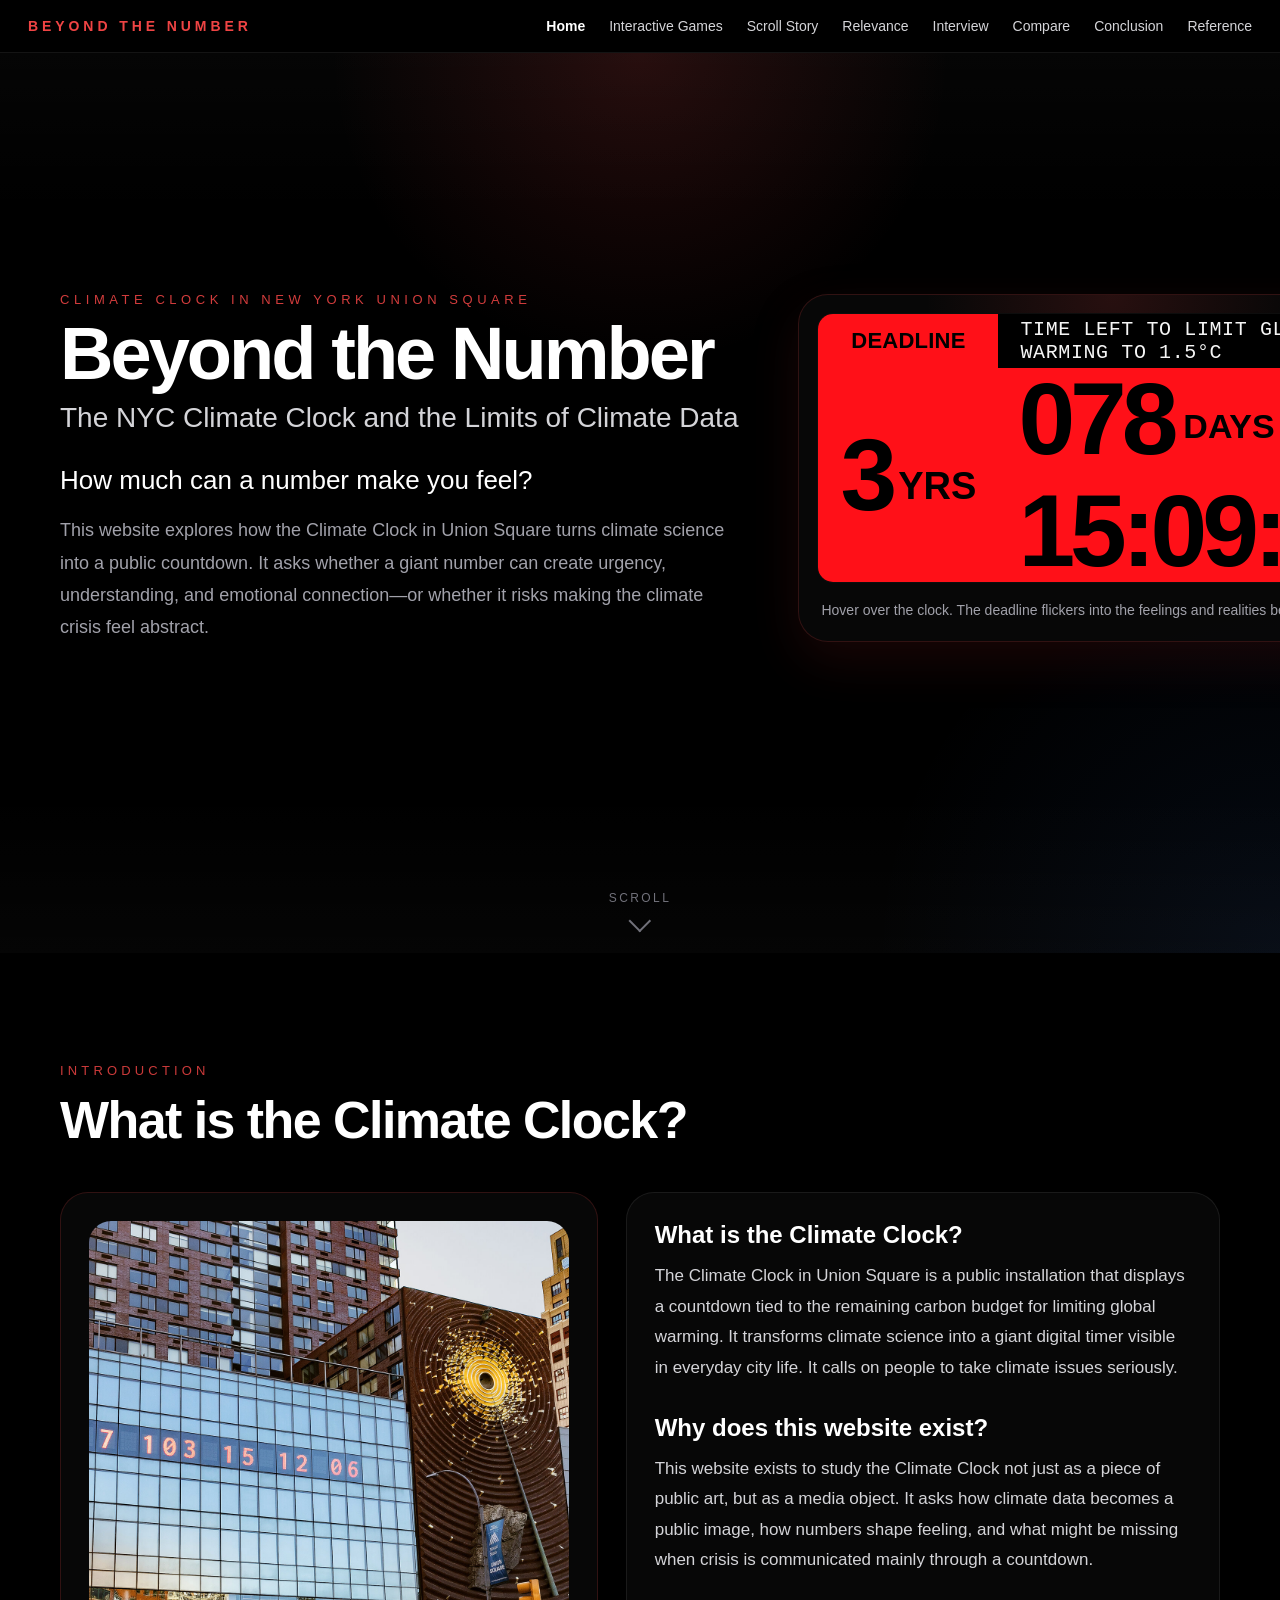
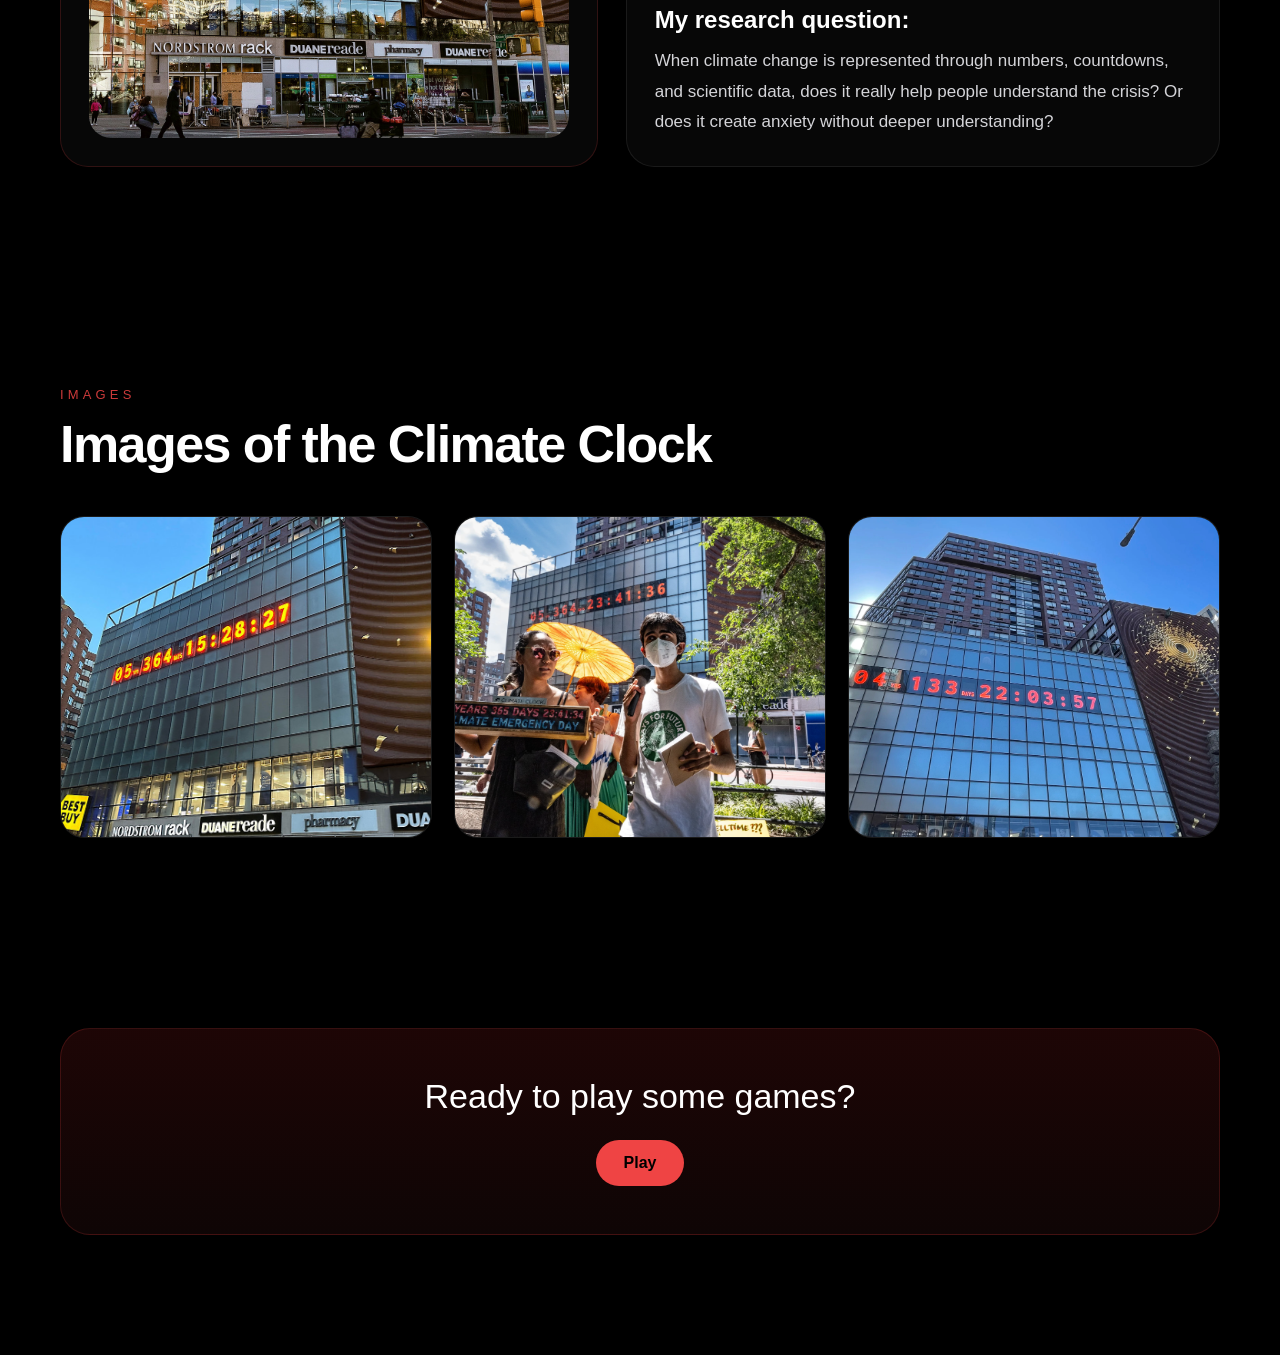
<file: index.html>
<!DOCTYPE html>
<html lang="en">
<head>
  <meta charset="UTF-8" />
  <meta name="viewport" content="width=device-width, initial-scale=1.0" />
  <title>Beyond the Number</title>
  <link rel="stylesheet" href="style.css" />
</head>
<body>
  <!-- NAVBAR -->
  <header class="navbar">
    <div class="nav-container">
        <div class="nav-logo">Beyond the Number</div>
        <nav class="nav-links">
        <a href="index.html" class="active">Home</a>
        <a href="games.html">Interactive Games</a>
        <a href="scroll-story.html">Scroll Story</a>
        <a href="relevance.html">Relevance</a>
        <a href="interview.html">Interview</a>
        <a href="compare.html">Compare</a>
        <a href="conclusion.html">Conclusion</a>
        <a href="reference.html">Reference</a>
        </nav>
    </div>
    </header>

  <!-- HOME HERO -->
  <section class="hero" id="home">
    <div class="hero-bg"></div>

    <div class="hero-inner">
      <div class="hero-left">
        <p class="hero-eyebrow">Climate Clock in New York Union Square</p>
        <h1 class="hero-title">Beyond the Number</h1>
        <p class="hero-subtitle">
          The NYC Climate Clock and the Limits of Climate Data
        </p>

        <p class="hero-hook">How much can a number make you feel?</p>

        <p class="hero-description">
          This website explores how the Climate Clock in Union Square turns climate
          science into a public countdown. It asks whether a giant number can create
          urgency, understanding, and emotional connection—or whether it risks making
          the climate crisis feel abstract.
        </p>
      </div>

      <div class="hero-right">
        <div class="countdown-card">
            <div class="real-clock-card">
                <div class="clock-top-row">
                <div class="clock-top-label">DEADLINE</div>
                <div class="clock-top-text">TIME LEFT TO LIMIT GLOBAL WARMING TO 1.5°C</div>
                </div>

                <div class="clock-hover-area">
                <div class="clock-main-content">
                    <div class="clock-deadline-row">
                    <div class="deadline-years">
                        <span class="deadline-big" id="years">3</span>
                        <span class="deadline-unit">YRS</span>
                    </div>

                    <div class="deadline-main">
                        <span class="deadline-days" id="days">078</span>
                        <span class="deadline-days-label">DAYS</span>
                        <span class="deadline-time" id="clock-time">16:57:34</span>
                    </div>
                    </div>
                </div>

                <div class="hover-words-real">
                    <span>heat</span>
                    <span>fear</span>
                    <span>flood</span>
                    <span>smoke</span>
                    <span>loss</span>
                    <span>survival</span>
                </div>
                </div>
            </div>

            <p class="countdown-note">
                Hover over the clock. The deadline flickers into the feelings and realities behind the number.
            </p>
            </div>
        </div>
      </div>
    </div>

    <div class="scroll-down">
      <span>Scroll</span>
      <div class="scroll-arrow"></div>
    </div>
  </section>

  <!-- INTRODUCTION -->
  <section class="intro-section">
    <div class="section-container">
      <div class="section-heading">
        <p class="section-eyebrow">Introduction</p>
        <h2>What is the Climate Clock?</h2>
      </div>

      <div class="intro-grid">
        <div class="intro-image-card">
          <div class="intro-real-image">
            <img src="clock1.jpg" alt="The Climate Clock in Union Square, New York" />
          </div>
        </div>

        <div class="intro-text-card">
          <div class="intro-block">
            <h3>What is the Climate Clock?</h3>
            <p>
              The Climate Clock in Union Square is a public installation that displays
              a countdown tied to the remaining carbon budget for limiting global warming.
              It transforms climate science into a giant digital timer visible in everyday
              city life. It calls on people to take climate issues seriously.
            </p>
          </div>

          <div class="intro-block">
            <h3>Why does this website exist?</h3>
            <p>
              This website exists to study the Climate Clock not just as a piece of public
              art, but as a media object. It asks how climate data becomes a public image,
              how numbers shape feeling, and what might be missing when crisis is communicated
              mainly through a countdown.
            </p>
          </div>

          <div class="intro-block">
            <h3>My research question:</h3>
            <p>
              When climate change is represented through numbers, countdowns, and scientific data, does it really help people understand the crisis? Or does it create anxiety without deeper understanding?
            </p>
          </div>
        </div>
      </div>
    </div>
  </section>

  <!-- THREE REAL IMAGES -->
  <section class="gallery-section">
    <div class="section-container">
        <div class="section-heading">
        <p class="section-eyebrow">Images</p>
        <h2>Images of the Climate Clock</h2>
        </div>

        <div class="gallery-grid">
        <div class="gallery-card">
            <img
            src="clock3.jpeg"
            alt="Climate Clock view at night in Union Square"
            />
        </div>

        <div class="gallery-card">
            <img
            src="clock4.jpg"
            alt="People looking at the Climate Clock in Union Square"
            />
        </div>

        <div class="gallery-card">
            <img
            src="clock2.jpg"
            alt="Another view of the Climate Clock in Union Square"
            />
        </div>
        </div>
    </div>
    </section>

  <!-- PLAY CTA -->
  <section class="play-section" id="games">
    <div class="play-box">
      <p class="play-text">Ready to play some games?</p>
      <a href="games.html" class="play-btn">Play</a>
    </div>
  </section>

<script>
  const STORAGE_KEY = "climateClockEndTime";

  const startYears = 3;
  const startDays = 78;
  const startHours = 15;
  const startMinutes = 9;
  const startSeconds = 23;

  function createEndTimeFromStartingValue() {
    const totalSeconds =
      (((startYears * 365 + startDays) * 24 + startHours) * 60 + startMinutes) * 60 + startSeconds;

    return Date.now() + totalSeconds * 1000;
  }

  // change this to false after you finish testing
  const FORCE_RESET = false;

  if (FORCE_RESET || !localStorage.getItem(STORAGE_KEY)) {
    localStorage.setItem(STORAGE_KEY, createEndTimeFromStartingValue());
  }

  function renderCountdown() {
    const endTime = parseInt(localStorage.getItem(STORAGE_KEY), 10);
    let distance = Math.floor((endTime - Date.now()) / 1000);

    if (distance < 0) distance = 0;

    const years = Math.floor(distance / (365 * 24 * 60 * 60));
    distance %= 365 * 24 * 60 * 60;

    const days = Math.floor(distance / (24 * 60 * 60));
    distance %= 24 * 60 * 60;

    const hours = Math.floor(distance / (60 * 60));
    distance %= 60 * 60;

    const minutes = Math.floor(distance / 60);
    const seconds = distance % 60;

    document.getElementById("years").textContent = String(years);
    document.getElementById("days").textContent = String(days).padStart(3, "0");
    document.getElementById("clock-time").textContent =
      String(hours).padStart(2, "0") + ":" +
      String(minutes).padStart(2, "0") + ":" +
      String(seconds).padStart(2, "0");
  }

  renderCountdown();
  setInterval(renderCountdown, 1000);
</script>
</body>
</html>
</file>
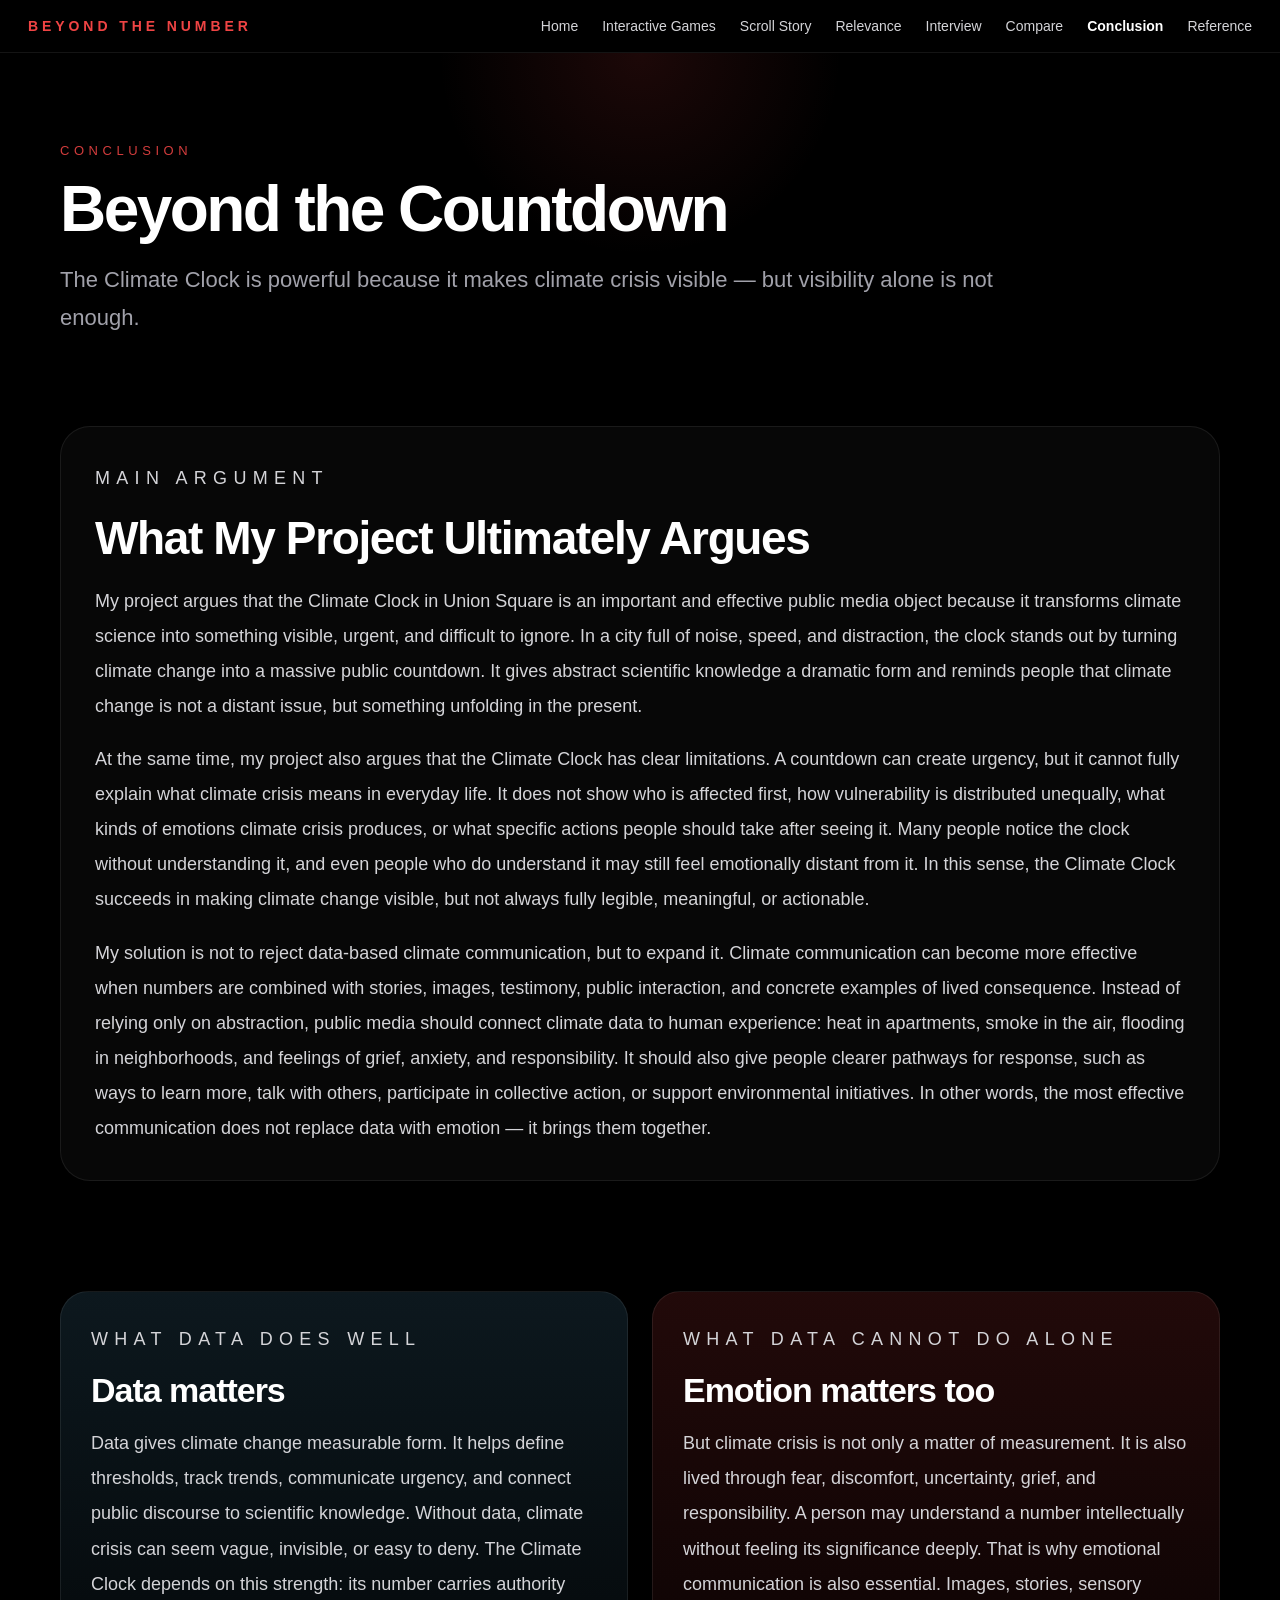
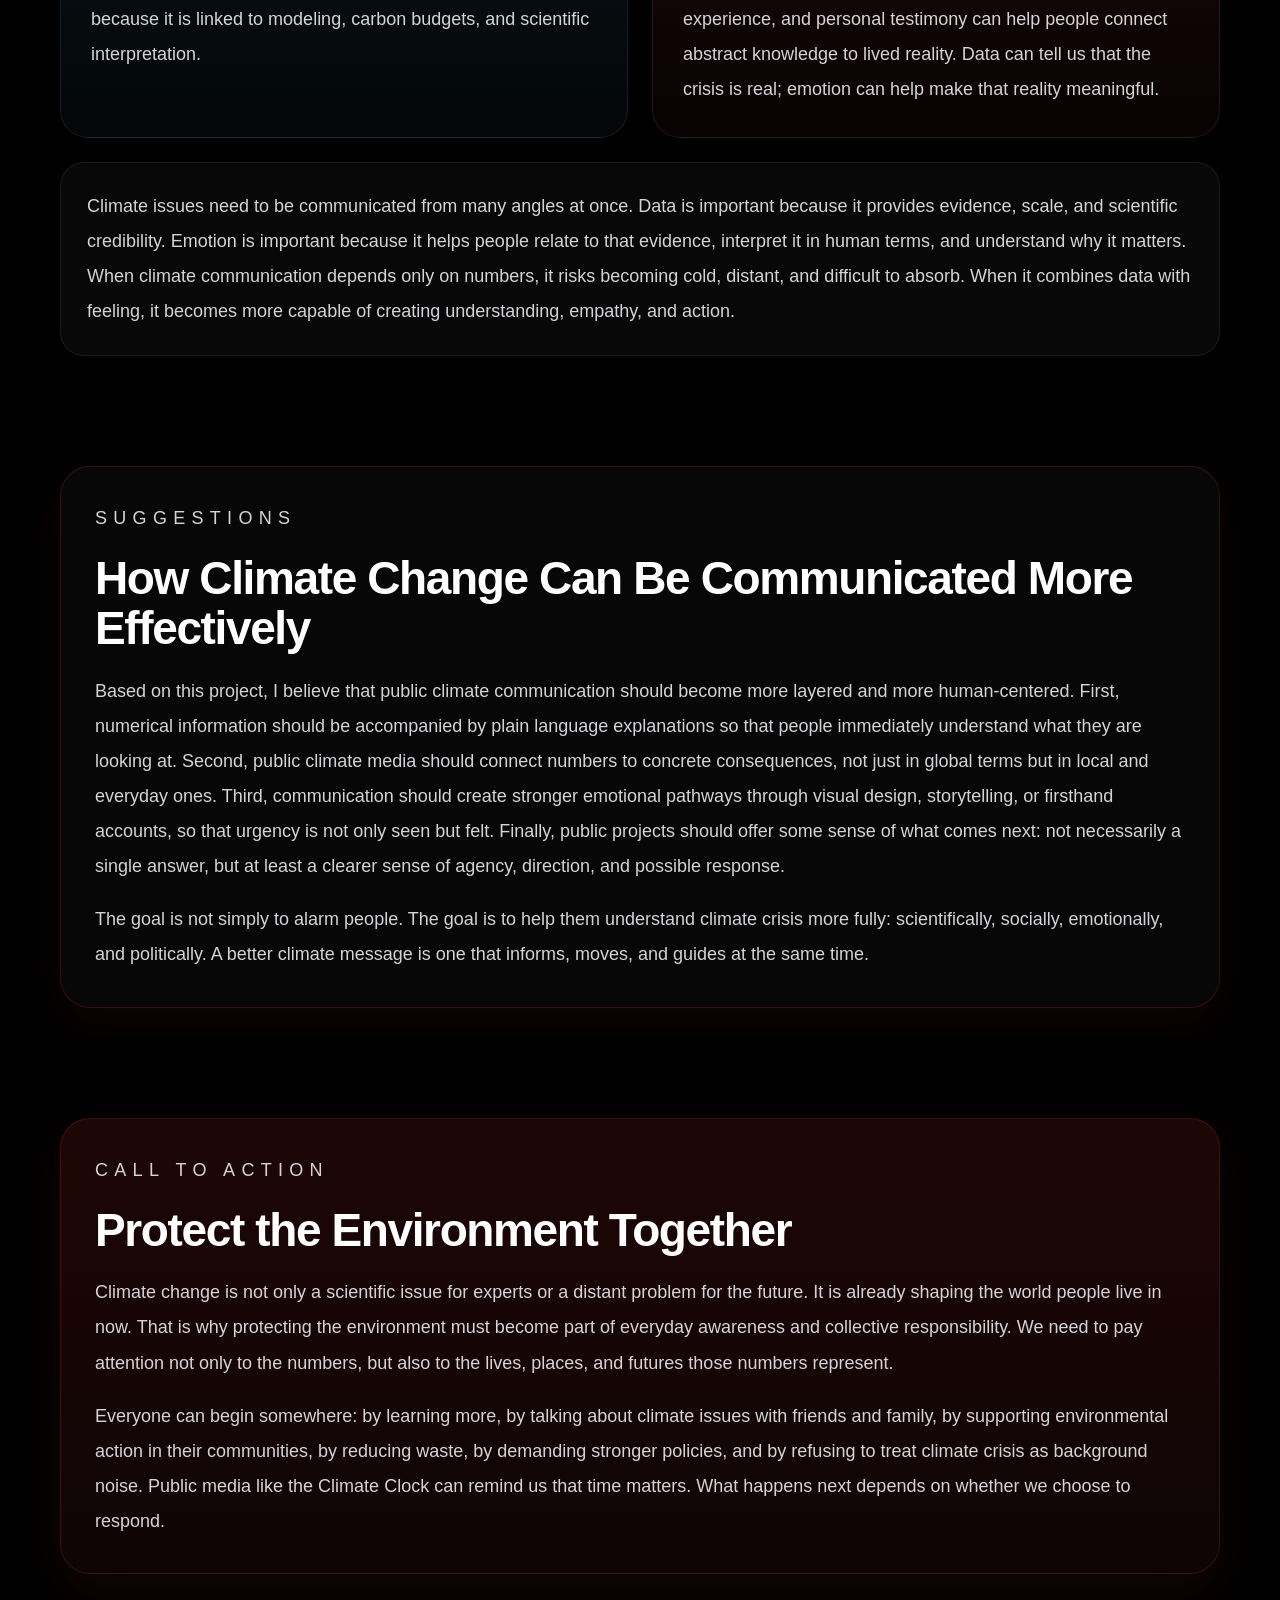
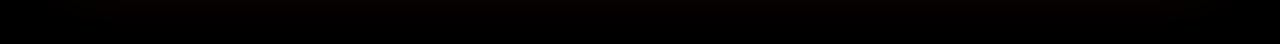
<file: conclusion.html>
<!DOCTYPE html>
<html lang="en">
<head>
  <meta charset="UTF-8" />
  <meta name="viewport" content="width=device-width, initial-scale=1.0" />
  <title>Conclusion | Beyond the Number</title>
  <link rel="stylesheet" href="conclusion.css" />
</head>
<body>
  <header class="navbar">
    <div class="nav-container">
      <div class="nav-logo">Beyond the Number</div>
      <nav class="nav-links">
        <a href="index.html">Home</a>
        <a href="games.html">Interactive Games</a>
        <a href="scroll-story.html">Scroll Story</a>
        <a href="relevance.html">Relevance</a>
        <a href="interview.html">Interview</a>
        <a href="compare.html">Compare</a>
        <a href="conclusion.html" class="active">Conclusion</a>
        <a href="reference.html">Reference</a>
      </nav>
    </div>
  </header>

  <section class="conclusion-hero">
    <div class="section-container">
      <p class="section-eyebrow">Conclusion</p>
      <h1>Beyond the Countdown</h1>
      <p class="hero-subtitle">
        The Climate Clock is powerful because it makes climate crisis visible — but visibility alone is not enough.
      </p>
    </div>
  </section>

  <section class="argument-section">
    <div class="section-container">
      <div class="content-card">
        <p class="section-eyebrow">Main Argument</p>
        <h2>What My Project Ultimately Argues</h2>
        <p>
          My project argues that the Climate Clock in Union Square is an important and effective public media object because it transforms climate science into something visible, urgent, and difficult to ignore. In a city full of noise, speed, and distraction, the clock stands out by turning climate change into a massive public countdown. It gives abstract scientific knowledge a dramatic form and reminds people that climate change is not a distant issue, but something unfolding in the present.
        </p>
        <p>
          At the same time, my project also argues that the Climate Clock has clear limitations. A countdown can create urgency, but it cannot fully explain what climate crisis means in everyday life. It does not show who is affected first, how vulnerability is distributed unequally, what kinds of emotions climate crisis produces, or what specific actions people should take after seeing it. Many people notice the clock without understanding it, and even people who do understand it may still feel emotionally distant from it. In this sense, the Climate Clock succeeds in making climate change visible, but not always fully legible, meaningful, or actionable.
        </p>
        <p>
          My solution is not to reject data-based climate communication, but to expand it. Climate communication can become more effective when numbers are combined with stories, images, testimony, public interaction, and concrete examples of lived consequence. Instead of relying only on abstraction, public media should connect climate data to human experience: heat in apartments, smoke in the air, flooding in neighborhoods, and feelings of grief, anxiety, and responsibility. It should also give people clearer pathways for response, such as ways to learn more, talk with others, participate in collective action, or support environmental initiatives. In other words, the most effective communication does not replace data with emotion — it brings them together.
        </p>
      </div>
    </div>
  </section>

  <section class="balance-section">
    <div class="section-container">
      <div class="balance-grid">
        <div class="balance-card data-side">
          <p class="mini-label">What data does well</p>
          <h3>Data matters</h3>
          <p>
            Data gives climate change measurable form. It helps define thresholds, track trends, communicate urgency, and connect public discourse to scientific knowledge. Without data, climate crisis can seem vague, invisible, or easy to deny. The Climate Clock depends on this strength: its number carries authority because it is linked to modeling, carbon budgets, and scientific interpretation.
          </p>
        </div>

        <div class="balance-card emotion-side">
          <p class="mini-label">What data cannot do alone</p>
          <h3>Emotion matters too</h3>
          <p>
            But climate crisis is not only a matter of measurement. It is also lived through fear, discomfort, uncertainty, grief, and responsibility. A person may understand a number intellectually without feeling its significance deeply. That is why emotional communication is also essential. Images, stories, sensory experience, and personal testimony can help people connect abstract knowledge to lived reality. Data can tell us that the crisis is real; emotion can help make that reality meaningful.
          </p>
        </div>
      </div>

      <div class="balance-summary">
        <p>
          Climate issues need to be communicated from many angles at once. Data is important because it provides evidence, scale, and scientific credibility. Emotion is important because it helps people relate to that evidence, interpret it in human terms, and understand why it matters. When climate communication depends only on numbers, it risks becoming cold, distant, and difficult to absorb. When it combines data with feeling, it becomes more capable of creating understanding, empathy, and action.
        </p>
      </div>
    </div>
  </section>

  <section class="solution-section">
    <div class="section-container">
      <div class="content-card solution-card">
        <p class="section-eyebrow">Suggestions</p>
        <h2>How Climate Change Can Be Communicated More Effectively</h2>
        <p>
          Based on this project, I believe that public climate communication should become more layered and more human-centered. First, numerical information should be accompanied by plain language explanations so that people immediately understand what they are looking at. Second, public climate media should connect numbers to concrete consequences, not just in global terms but in local and everyday ones. Third, communication should create stronger emotional pathways through visual design, storytelling, or firsthand accounts, so that urgency is not only seen but felt. Finally, public projects should offer some sense of what comes next: not necessarily a single answer, but at least a clearer sense of agency, direction, and possible response.
        </p>
        <p>
          The goal is not simply to alarm people. The goal is to help them understand climate crisis more fully: scientifically, socially, emotionally, and politically. A better climate message is one that informs, moves, and guides at the same time.
        </p>
      </div>
    </div>
  </section>

  <section class="call-section">
    <div class="section-container">
      <div class="call-box">
        <p class="section-eyebrow">Call to Action</p>
        <h2>Protect the Environment Together</h2>
        <p>
          Climate change is not only a scientific issue for experts or a distant problem for the future. It is already shaping the world people live in now. That is why protecting the environment must become part of everyday awareness and collective responsibility. We need to pay attention not only to the numbers, but also to the lives, places, and futures those numbers represent.
        </p>
        <p>
          Everyone can begin somewhere: by learning more, by talking about climate issues with friends and family, by supporting environmental action in their communities, by reducing waste, by demanding stronger policies, and by refusing to treat climate crisis as background noise. Public media like the Climate Clock can remind us that time matters. What happens next depends on whether we choose to respond.
        </p>
      </div>
    </div>
  </section>
</body>
</html>
</file>
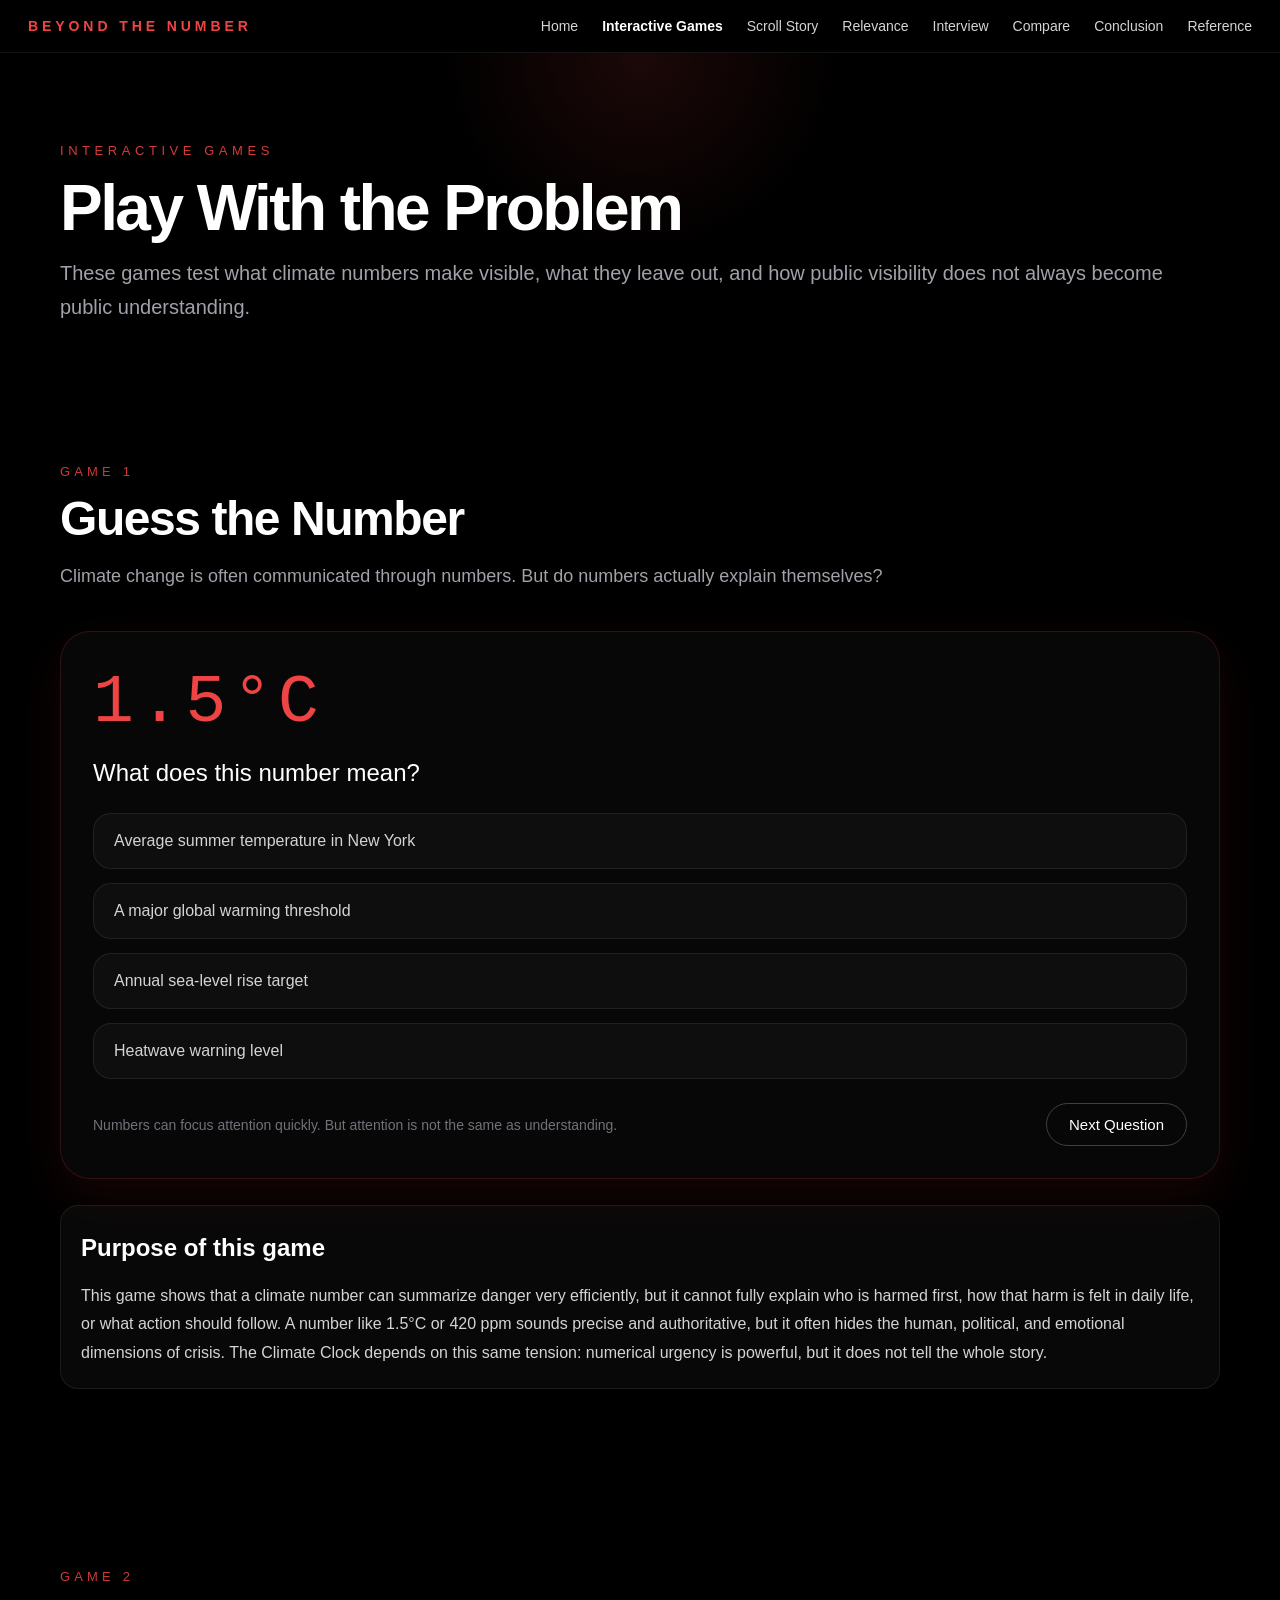
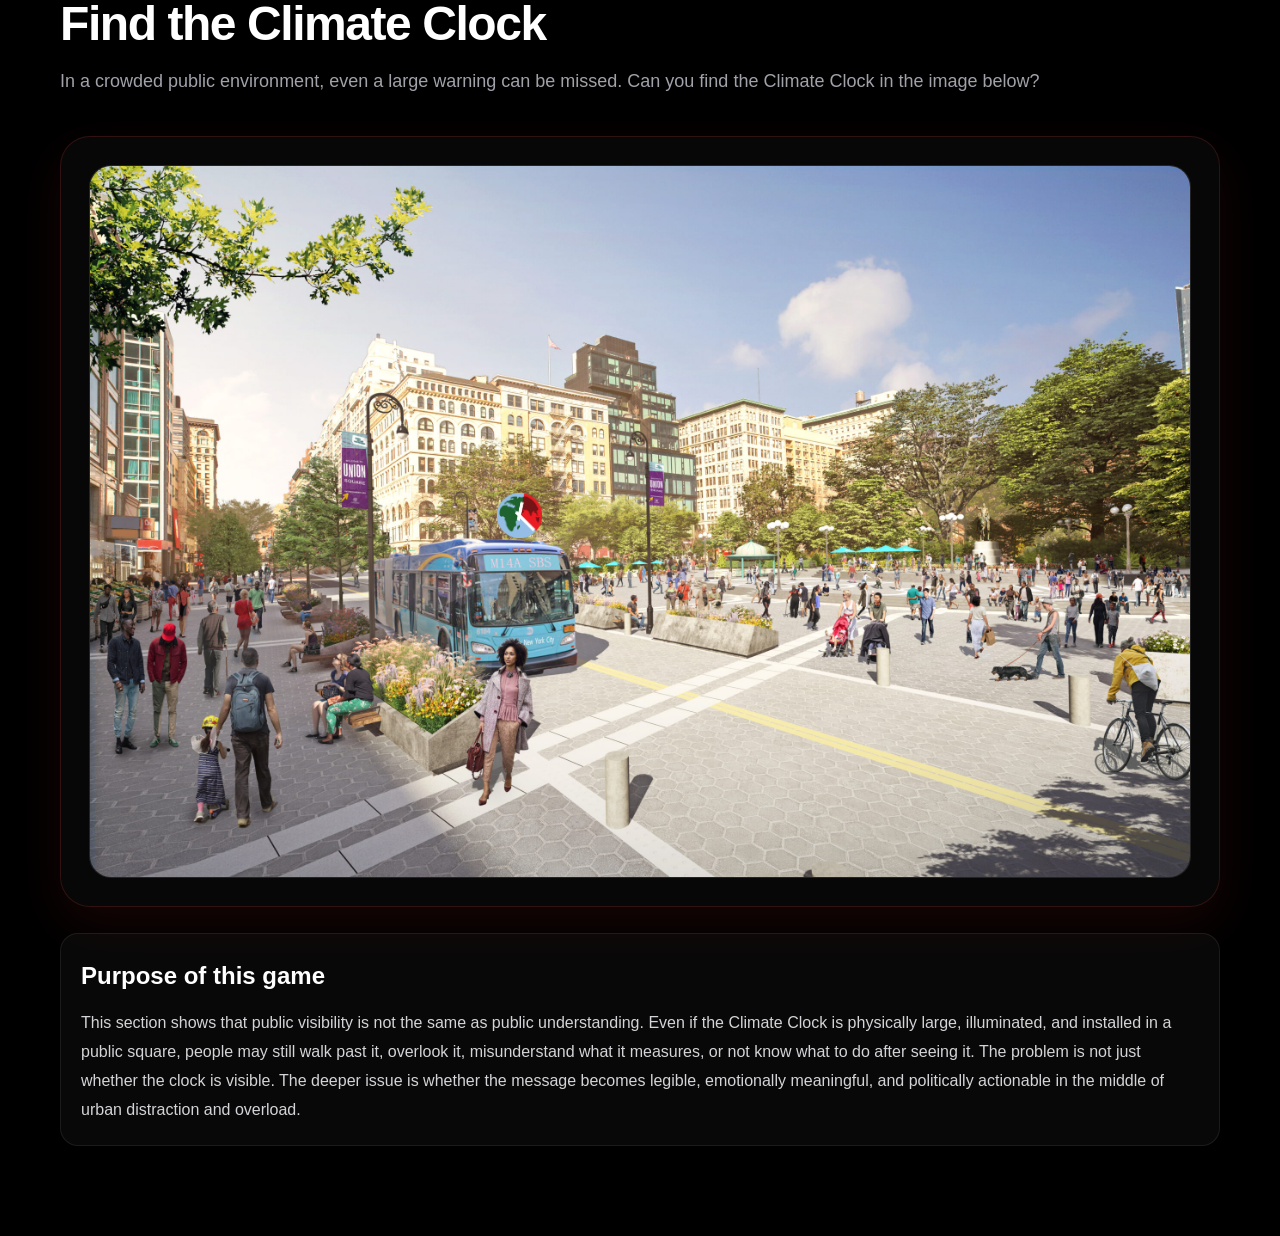
<file: games.html>
<!DOCTYPE html>
<html lang="en">
<head>
  <meta charset="UTF-8" />
  <meta name="viewport" content="width=device-width, initial-scale=1.0" />
  <title>Interactive Games | Beyond the Number</title>
  <link rel="stylesheet" href="games.css" />
</head>
<body>
  <header class="navbar">
    <div class="nav-container">
        <div class="nav-logo">Beyond the Number</div>
        <nav class="nav-links">
        <a href="index.html">Home</a>
        <a href="games.html" class="active">Interactive Games</a>
        <a href="scroll-story.html">Scroll Story</a>
        <a href="relevance.html">Relevance</a>
        <a href="interview.html">Interview</a>
        <a href="compare.html">Compare</a>
        <a href="conclusion.html">Conclusion</a>
        <a href="reference.html">Reference</a>
        </nav>
    </div>
    </header>

  <section class="games-hero">
    <div class="games-hero-inner">
      <p class="games-eyebrow">Interactive Games</p>
      <h1>Play With the Problem</h1>
      <p class="games-subtitle">
        These games test what climate numbers make visible, what they leave out,
        and how public visibility does not always become public understanding.
      </p>
    </div>
  </section>

  <!-- GAME 1 -->
  <section class="game-section" id="guess-game">
    <div class="section-container">
      <div class="section-heading">
        <p class="section-eyebrow">Game 1</p>
        <h2>Guess the Number</h2>
        <p class="section-subtext">
          Climate change is often communicated through numbers. But do numbers
          actually explain themselves?
        </p>
      </div>

      <div class="quiz-card">
        <div class="quiz-number" id="quiz-number">1.5°C</div>
        <p class="quiz-question" id="quiz-question">What does this number mean?</p>

        <div class="quiz-options" id="quiz-options"></div>

        <div class="quiz-feedback hidden" id="quiz-feedback"></div>

        <div class="quiz-story hidden" id="quiz-story"></div>

        <div class="quiz-footer">
          <p class="quiz-note">
            Numbers can focus attention quickly. But attention is not the same as understanding.
          </p>
          <button class="next-btn" id="next-btn">Next Question</button>
        </div>
      </div>

      <div class="purpose-box">
        <h3>Purpose of this game</h3>
        <p>
          This game shows that a climate number can summarize danger very efficiently,
          but it cannot fully explain who is harmed first, how that harm is felt in
          daily life, or what action should follow. A number like 1.5°C or 420 ppm
          sounds precise and authoritative, but it often hides the human, political,
          and emotional dimensions of crisis. The Climate Clock depends on this same
          tension: numerical urgency is powerful, but it does not tell the whole story.
        </p>
      </div>
    </div>
  </section>

  <!-- GAME 2 -->
  <section class="game-section" id="find-game">
    <div class="section-container">
      <div class="section-heading">
        <p class="section-eyebrow">Game 2</p>
        <h2>Find the Climate Clock</h2>
        <p class="section-subtext">
          In a crowded public environment, even a large warning can be missed.
          Can you find the Climate Clock in the image below?
        </p>
      </div>

      <div class="find-card">
        <div class="find-image-wrap">
            <img src="unionSquare.jpg" alt="Scene for finding the Climate Clock" class="find-image" />

            <!-- Clickable climate clock logo -->
            <button class="clock-hotspot" id="clock-hotspot" aria-label="Hidden Climate Clock">
                <img src="logo.jpg" alt="Climate Clock logo" class="clock-hotspot-image" />
            </button>
        </div>

        <div class="find-feedback hidden" id="find-feedback">
          Congratulations — you found the Climate Clock. But finding it is not the same as
          understanding it. Public visibility does not automatically create public meaning.
        </div>
      </div>

      <div class="purpose-box">
        <h3>Purpose of this game</h3>
        <p>
          This section shows that public visibility is not the same as public understanding.
          Even if the Climate Clock is physically large, illuminated, and installed in a public
          square, people may still walk past it, overlook it, misunderstand what it measures,
          or not know what to do after seeing it. The problem is not just whether the clock is
          visible. The deeper issue is whether the message becomes legible, emotionally meaningful,
          and politically actionable in the middle of urban distraction and overload.
        </p>
      </div>
    </div>
  </section>

  <script>
    const quizData = [
      {
        number: "1.5°C",
        question: "What does this number mean?",
        options: [
          "Average summer temperature in New York",
          "A major global warming threshold",
          "Annual sea-level rise target",
          "Heatwave warning level"
        ],
        answer: 1,
        feedback:
          "1.5°C is a major warming threshold in climate science. It is often used as a political and scientific marker for avoiding much more severe climate disruption.",
        story:
          "But this number does not tell you what climate crisis feels like on the ground. It does not show whose homes flood first, whose neighborhoods experience deadly heat, or who has the least protection. The number is precise, but the lived consequences are uneven and deeply human."
      },
      {
        number: "420 ppm",
        question: "What does this number refer to?",
        options: [
          "Atmospheric carbon dioxide concentration",
          "The number of annual climate protests",
          "A global air quality index",
          "The amount of ice lost in one year"
        ],
        answer: 0,
        feedback:
          "420 ppm refers to the concentration of carbon dioxide in the atmosphere. It is a scientific measure of how much greenhouse gas has accumulated in the air.",
        story:
          "For many people, 420 ppm sounds abstract and emotionally empty. It does not feel like smoke in your lungs, heat in your apartment, or anxiety about the future. Data can be accurate and urgent while still feeling distant."
      },
      {
        number: "$1 billion",
        question: "In climate reporting, what does this number often represent?",
        options: [
          "Annual renewable energy investment",
          "Estimated green job creation",
          "Disaster-related economic damage",
          "The global climate aid budget"
        ],
        answer: 2,
        feedback:
          "$1 billion often refers to disaster-related financial loss, such as the damage caused by storms, floods, or wildfires.",
        story:
          "Economic loss can make crisis legible to governments, insurers, and news organizations, but it can also flatten human suffering into cost. A billion-dollar disaster sounds enormous, yet it still cannot capture grief, displacement, trauma, or the unequal burdens carried by vulnerable communities."
      }
    ];

    let currentQuiz = 0;
    let answered = false;

    const quizNumber = document.getElementById("quiz-number");
    const quizQuestion = document.getElementById("quiz-question");
    const quizOptions = document.getElementById("quiz-options");
    const quizFeedback = document.getElementById("quiz-feedback");
    const quizStory = document.getElementById("quiz-story");
    const nextBtn = document.getElementById("next-btn");

    function renderQuiz() {
      const item = quizData[currentQuiz];
      answered = false;

      quizNumber.textContent = item.number;
      quizQuestion.textContent = item.question;
      quizFeedback.textContent = item.feedback;
      quizStory.textContent = item.story;

      quizFeedback.classList.add("hidden");
      quizStory.classList.add("hidden");
      quizOptions.innerHTML = "";

      item.options.forEach((option, index) => {
        const btn = document.createElement("button");
        btn.className = "quiz-option";
        btn.textContent = option;

        btn.addEventListener("click", () => {
          if (answered) return;
          answered = true;

          const allOptions = document.querySelectorAll(".quiz-option");

          allOptions.forEach((optionBtn, optionIndex) => {
            if (optionIndex === item.answer) {
              optionBtn.classList.add("correct");
            } else if (optionIndex === index && optionIndex !== item.answer) {
              optionBtn.classList.add("wrong");
            }
          });

          quizFeedback.classList.remove("hidden");
          quizStory.classList.remove("hidden");
        });

        quizOptions.appendChild(btn);
      });
    }

    nextBtn.addEventListener("click", () => {
      currentQuiz = (currentQuiz + 1) % quizData.length;
      renderQuiz();
    });

    renderQuiz();

    // Find the clock game
    const hotspot = document.getElementById("clock-hotspot");
    const findFeedback = document.getElementById("find-feedback");

    hotspot.addEventListener("click", () => {
      findFeedback.classList.remove("hidden");
    });
  </script>
</body>
</html>
</file>
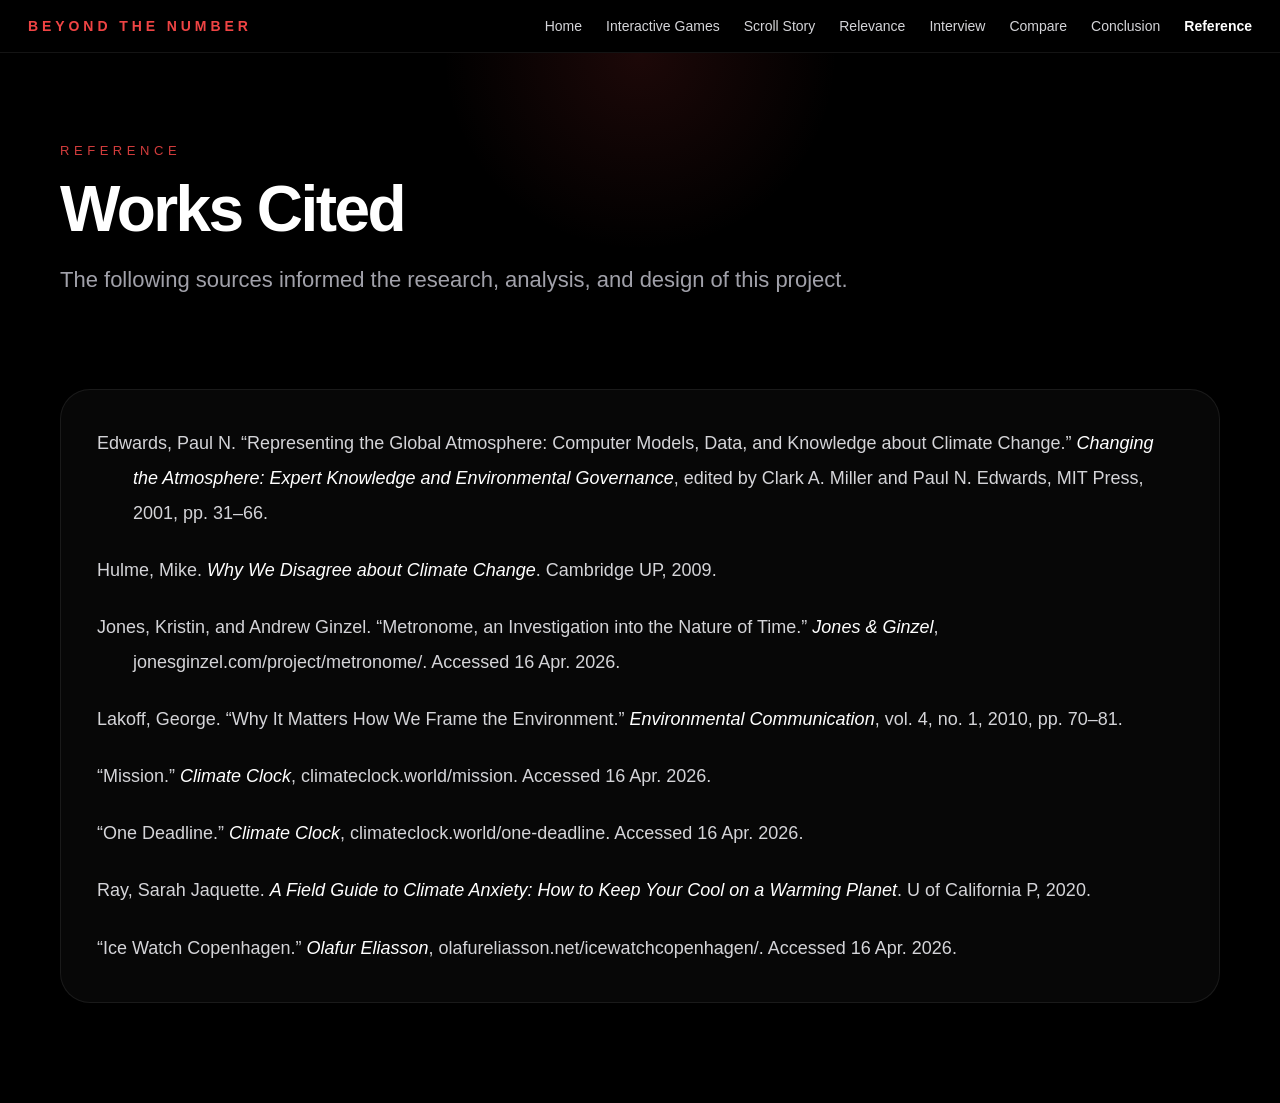
<file: reference.html>
<!DOCTYPE html>
<html lang="en">
<head>
  <meta charset="UTF-8" />
  <meta name="viewport" content="width=device-width, initial-scale=1.0" />
  <title>Reference | Beyond the Number</title>
  <link rel="stylesheet" href="reference.css" />
</head>
<body>
  <header class="navbar">
    <div class="nav-container">
      <div class="nav-logo">Beyond the Number</div>
      <nav class="nav-links">
        <a href="index.html">Home</a>
        <a href="games.html">Interactive Games</a>
        <a href="scroll-story.html">Scroll Story</a>
        <a href="relevance.html">Relevance</a>
        <a href="interview.html">Interview</a>
        <a href="compare.html">Compare</a>
        <a href="conclusion.html">Conclusion</a>
        <a href="reference.html" class="active">Reference</a>
      </nav>
    </div>
  </header>

  <section class="reference-hero">
    <div class="section-container">
      <p class="section-eyebrow">Reference</p>
      <h1>Works Cited</h1>
      <p class="hero-subtitle">
        The following sources informed the research, analysis, and design of this project.
      </p>
    </div>
  </section>

  <section class="reference-section">
    <div class="section-container">
      <div class="reference-card">
        <div class="works-cited">
          <p>
            Edwards, Paul N. “Representing the Global Atmosphere: Computer Models, Data, and Knowledge about Climate Change.” 
            <em>Changing the Atmosphere: Expert Knowledge and Environmental Governance</em>, edited by Clark A. Miller and Paul N. Edwards, MIT Press, 2001, pp. 31–66.
          </p>

          <p>
            Hulme, Mike. <em>Why We Disagree about Climate Change</em>. Cambridge UP, 2009.
          </p>

          <p>
            Jones, Kristin, and Andrew Ginzel. “Metronome, an Investigation into the Nature of Time.” 
            <em>Jones &amp; Ginzel</em>, jonesginzel.com/project/metronome/. Accessed 16 Apr. 2026.
          </p>

          <p>
            Lakoff, George. “Why It Matters How We Frame the Environment.” 
            <em>Environmental Communication</em>, vol. 4, no. 1, 2010, pp. 70–81.
          </p>

          <p>
            “Mission.” <em>Climate Clock</em>, climateclock.world/mission. Accessed 16 Apr. 2026.
          </p>

          <p>
            “One Deadline.” <em>Climate Clock</em>, climateclock.world/one-deadline. Accessed 16 Apr. 2026.
          </p>

          <p>
            Ray, Sarah Jaquette. <em>A Field Guide to Climate Anxiety: How to Keep Your Cool on a Warming Planet</em>. U of California P, 2020.
          </p>

          <p>
            “Ice Watch Copenhagen.” <em>Olafur Eliasson</em>, olafureliasson.net/icewatchcopenhagen/. Accessed 16 Apr. 2026.
          </p>
        </div>
      </div>
    </div>
  </section>
</body>
</html>
</file>
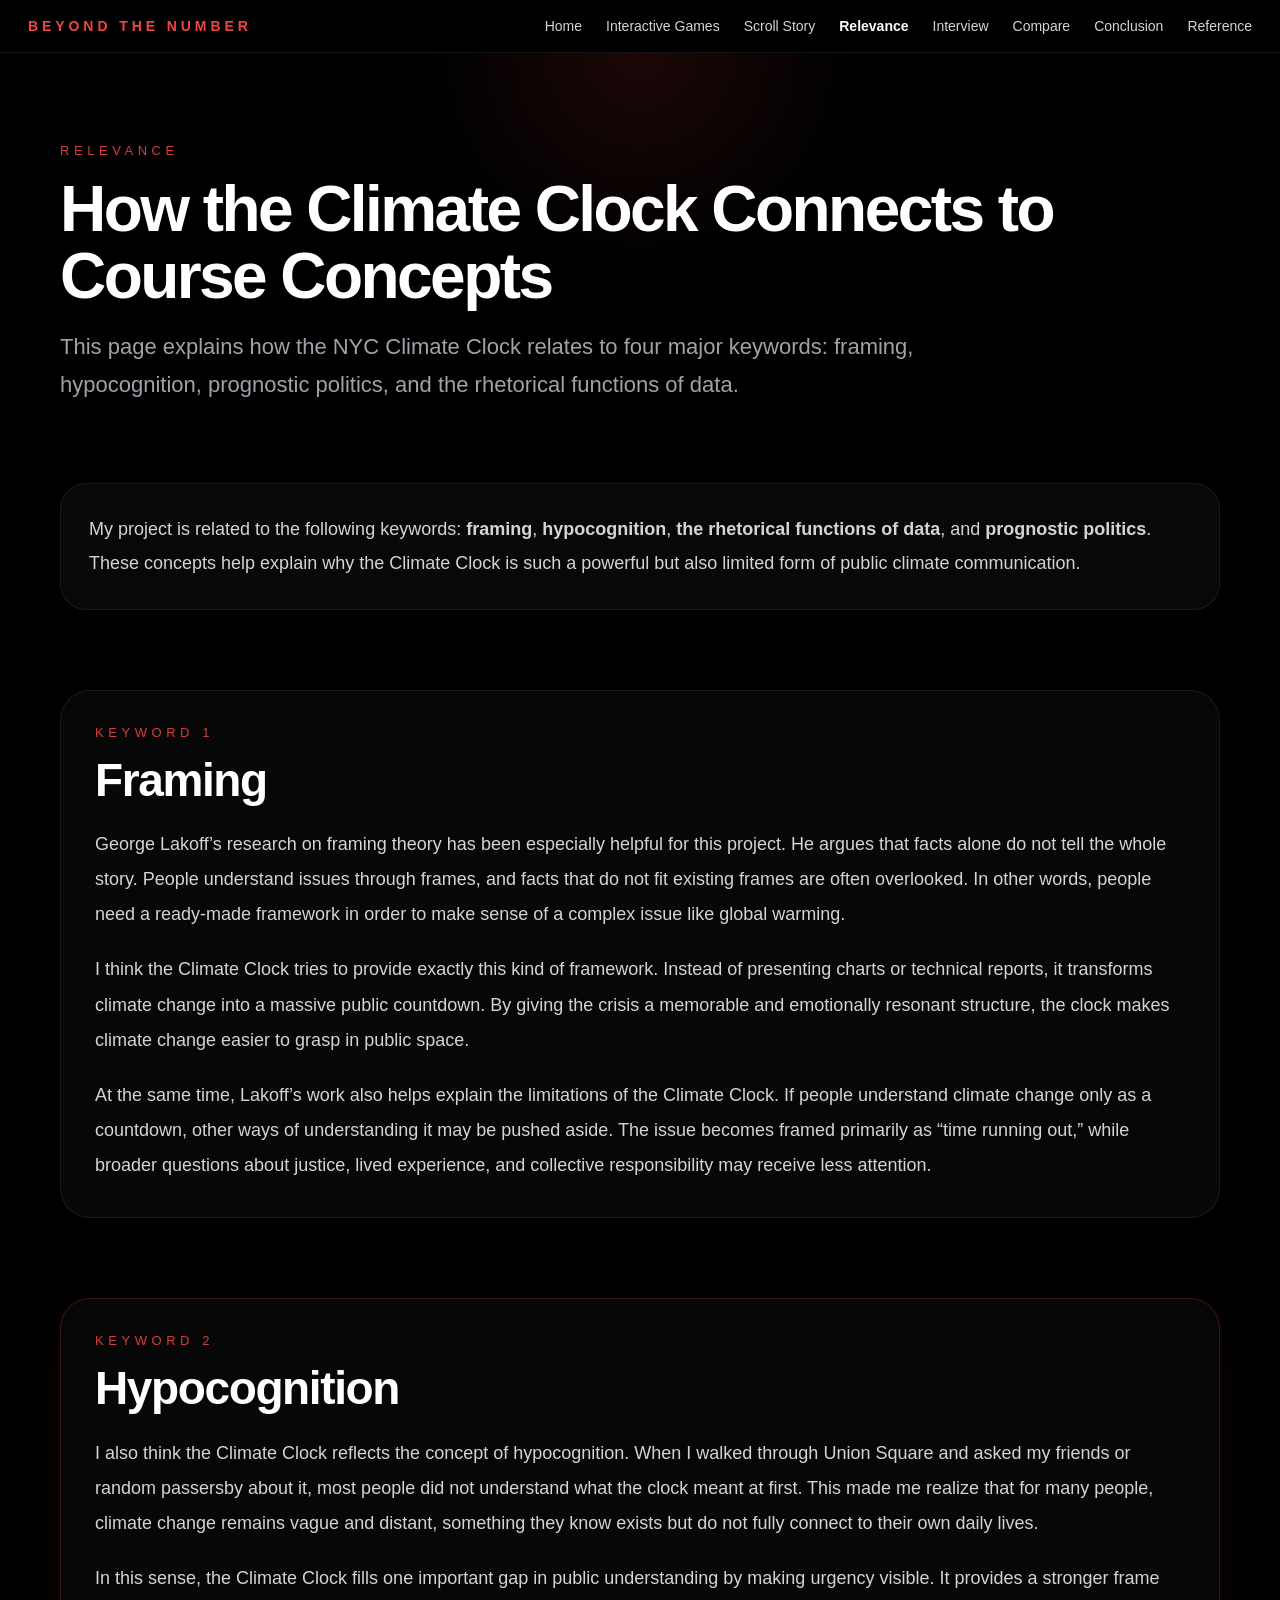
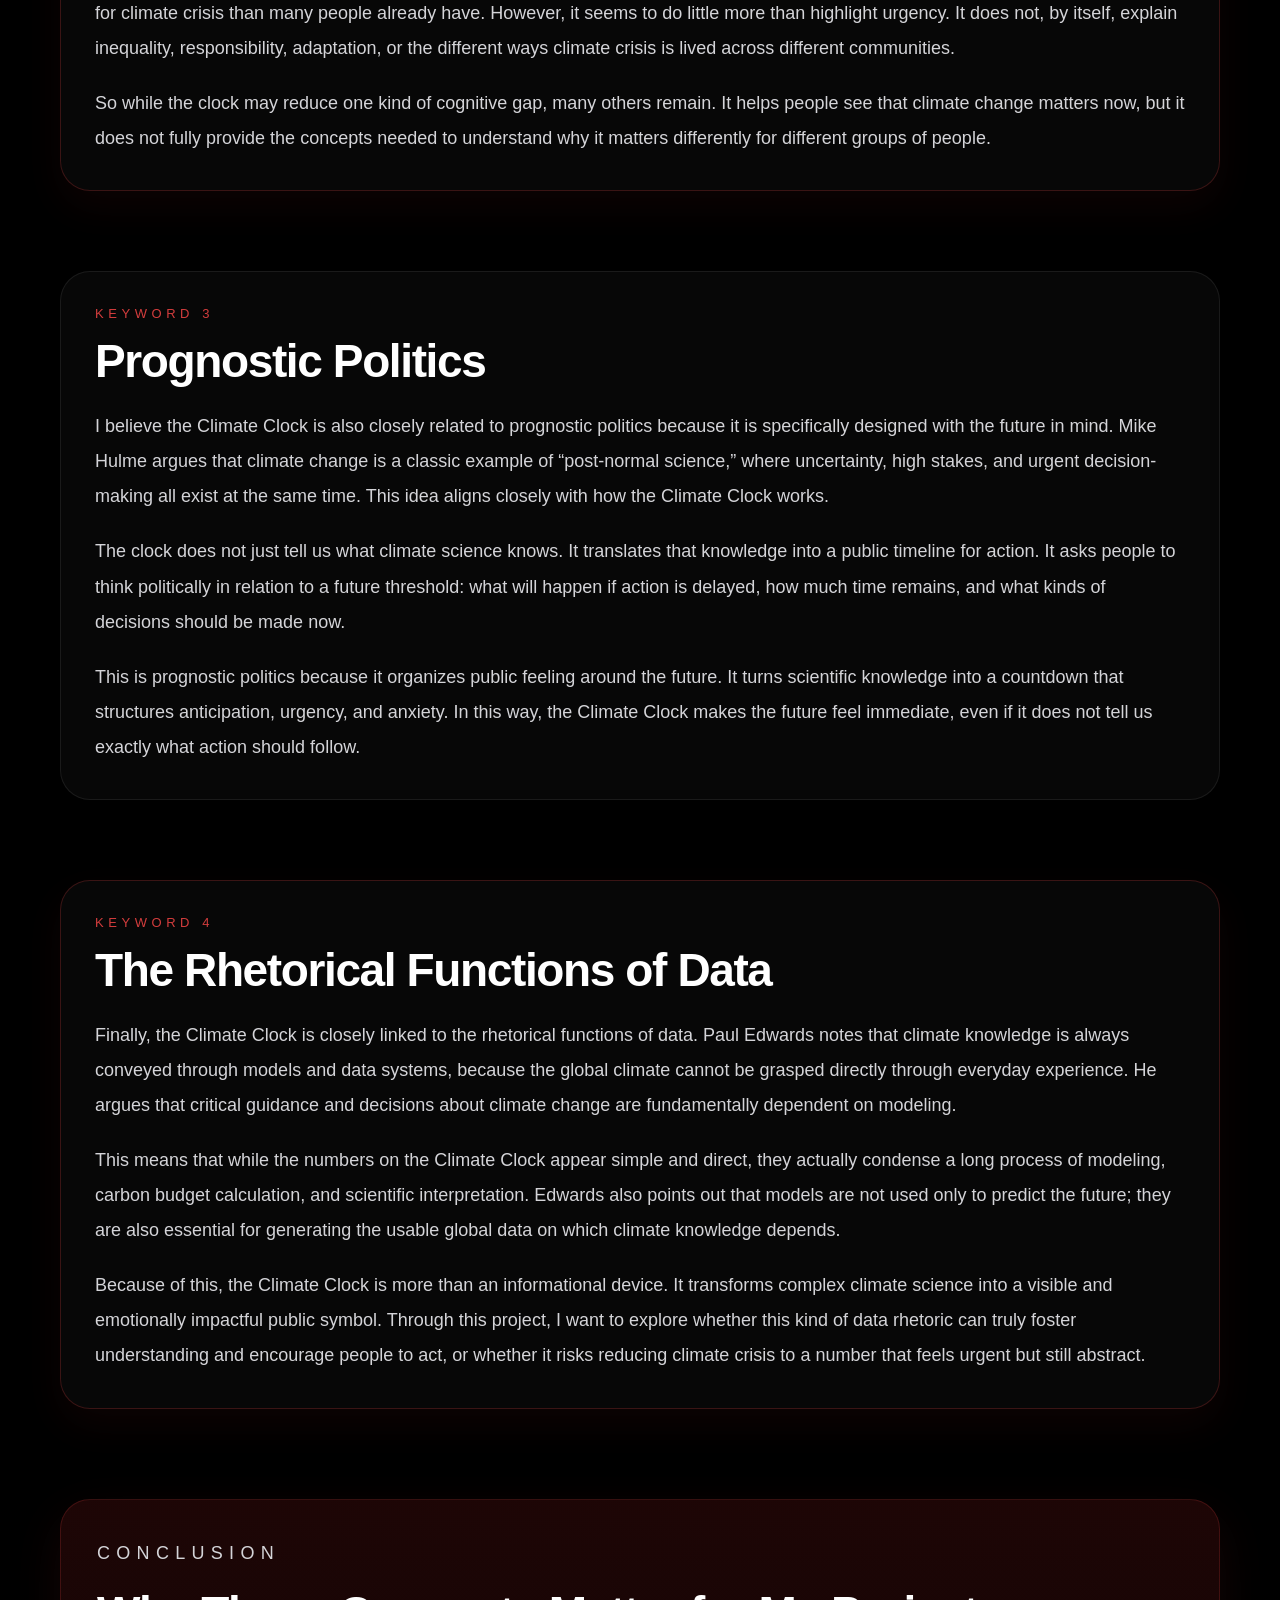
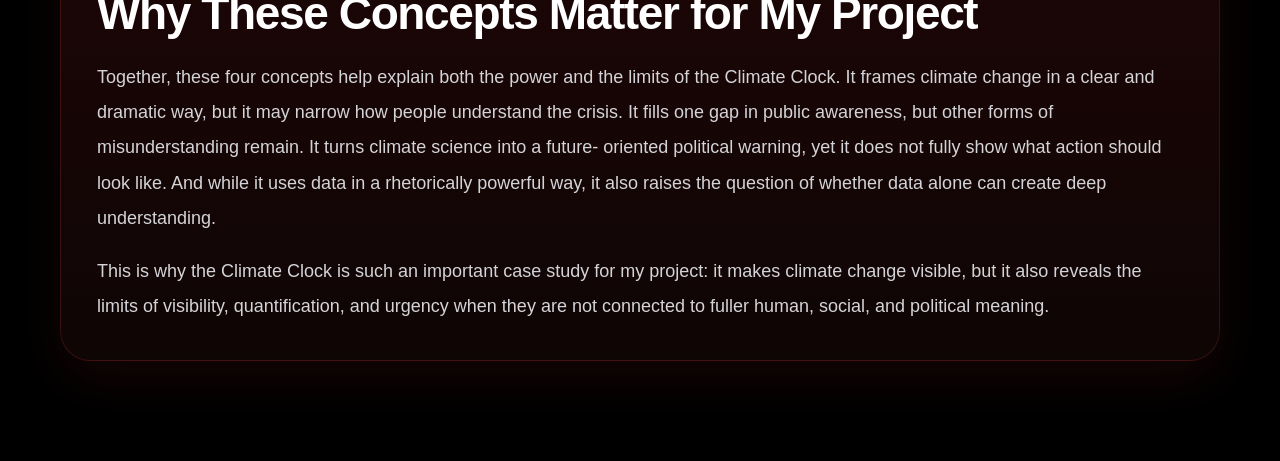
<file: relevance.html>
<!DOCTYPE html>
<html lang="en">
<head>
  <meta charset="UTF-8" />
  <meta name="viewport" content="width=device-width, initial-scale=1.0" />
  <title>Relevance | Beyond the Number</title>
  <link rel="stylesheet" href="relevance.css" />
</head>
<body>
  <header class="navbar">
    <div class="nav-container">
      <div class="nav-logo">Beyond the Number</div>
      <nav class="nav-links">
        <a href="index.html">Home</a>
        <a href="games.html">Interactive Games</a>
        <a href="scroll-story.html">Scroll Story</a>
        <a href="relevance.html" class="active">Relevance</a>
        <a href="interview.html">Interview</a>
        <a href="compare.html">Compare</a>
        <a href="conclusion.html">Conclusion</a>
        <a href="reference.html">Reference</a>
      </nav>
    </div>
  </header>

  <section class="relevance-hero">
    <div class="hero-container">
      <p class="hero-eyebrow">Relevance</p>
      <h1>How the Climate Clock Connects to Course Concepts</h1>
      <p class="hero-subtitle">
        This page explains how the NYC Climate Clock relates to four major keywords:
        framing, hypocognition, prognostic politics, and the rhetorical functions of data.
      </p>
    </div>
  </section>

  <section class="relevance-intro">
    <div class="section-container">
      <div class="intro-card">
        <p>
          My project is related to the following keywords: <strong>framing</strong>,
          <strong>hypocognition</strong>, <strong>the rhetorical functions of data</strong>,
          and <strong>prognostic politics</strong>. These concepts help explain why the
          Climate Clock is such a powerful but also limited form of public climate communication.
        </p>
      </div>
    </div>
  </section>

  <section class="keyword-section">
    <div class="section-container">
      <div class="keyword-card">
        <div class="keyword-label">Keyword 1</div>
        <h2>Framing</h2>
        <p>
          George Lakoff’s research on framing theory has been especially helpful for this
          project. He argues that facts alone do not tell the whole story. People understand
          issues through frames, and facts that do not fit existing frames are often overlooked.
          In other words, people need a ready-made framework in order to make sense of a complex
          issue like global warming.
        </p>
        <p>
          I think the Climate Clock tries to provide exactly this kind of framework. Instead of
          presenting charts or technical reports, it transforms climate change into a massive
          public countdown. By giving the crisis a memorable and emotionally resonant structure,
          the clock makes climate change easier to grasp in public space.
        </p>
        <p>
          At the same time, Lakoff’s work also helps explain the limitations of the Climate Clock.
          If people understand climate change only as a countdown, other ways of understanding it
          may be pushed aside. The issue becomes framed primarily as “time running out,” while
          broader questions about justice, lived experience, and collective responsibility may
          receive less attention.
        </p>
      </div>
    </div>
  </section>

  <section class="keyword-section alt">
    <div class="section-container">
      <div class="keyword-card">
        <div class="keyword-label">Keyword 2</div>
        <h2>Hypocognition</h2>
        <p>
          I also think the Climate Clock reflects the concept of hypocognition. When I walked
          through Union Square and asked my friends or random passersby about it, most people
          did not understand what the clock meant at first. This made me realize that for many
          people, climate change remains vague and distant, something they know exists but do
          not fully connect to their own daily lives.
        </p>
        <p>
          In this sense, the Climate Clock fills one important gap in public understanding by
          making urgency visible. It provides a stronger frame for climate crisis than many
          people already have. However, it seems to do little more than highlight urgency.
          It does not, by itself, explain inequality, responsibility, adaptation, or the
          different ways climate crisis is lived across different communities.
        </p>
        <p>
          So while the clock may reduce one kind of cognitive gap, many others remain. It helps
          people see that climate change matters now, but it does not fully provide the concepts
          needed to understand why it matters differently for different groups of people.
        </p>
      </div>
    </div>
  </section>

  <section class="keyword-section">
    <div class="section-container">
      <div class="keyword-card">
        <div class="keyword-label">Keyword 3</div>
        <h2>Prognostic Politics</h2>
        <p>
          I believe the Climate Clock is also closely related to prognostic politics because it
          is specifically designed with the future in mind. Mike Hulme argues that climate
          change is a classic example of “post-normal science,” where uncertainty, high stakes,
          and urgent decision-making all exist at the same time. This idea aligns closely with
          how the Climate Clock works.
        </p>
        <p>
          The clock does not just tell us what climate science knows. It translates that
          knowledge into a public timeline for action. It asks people to think politically in
          relation to a future threshold: what will happen if action is delayed, how much time
          remains, and what kinds of decisions should be made now.
        </p>
        <p>
          This is prognostic politics because it organizes public feeling around the future.
          It turns scientific knowledge into a countdown that structures anticipation, urgency,
          and anxiety. In this way, the Climate Clock makes the future feel immediate, even if
          it does not tell us exactly what action should follow.
        </p>
      </div>
    </div>
  </section>

  <section class="keyword-section alt">
    <div class="section-container">
      <div class="keyword-card">
        <div class="keyword-label">Keyword 4</div>
        <h2>The Rhetorical Functions of Data</h2>
        <p>
          Finally, the Climate Clock is closely linked to the rhetorical functions of data.
          Paul Edwards notes that climate knowledge is always conveyed through models and data
          systems, because the global climate cannot be grasped directly through everyday
          experience. He argues that critical guidance and decisions about climate change are
          fundamentally dependent on modeling.
        </p>
        <p>
          This means that while the numbers on the Climate Clock appear simple and direct, they
          actually condense a long process of modeling, carbon budget calculation, and scientific
          interpretation. Edwards also points out that models are not used only to predict the
          future; they are also essential for generating the usable global data on which climate
          knowledge depends.
        </p>
        <p>
          Because of this, the Climate Clock is more than an informational device. It transforms
          complex climate science into a visible and emotionally impactful public symbol. Through
          this project, I want to explore whether this kind of data rhetoric can truly foster
          understanding and encourage people to act, or whether it risks reducing climate crisis
          to a number that feels urgent but still abstract.
        </p>
      </div>
    </div>
  </section>

  <section class="relevance-summary">
    <div class="section-container">
      <div class="summary-box">
        <p class="summary-eyebrow">Conclusion</p>
        <h2>Why These Concepts Matter for My Project</h2>
        <p>
          Together, these four concepts help explain both the power and the limits of the
          Climate Clock. It frames climate change in a clear and dramatic way, but it may
          narrow how people understand the crisis. It fills one gap in public awareness,
          but other forms of misunderstanding remain. It turns climate science into a future-
          oriented political warning, yet it does not fully show what action should look like.
          And while it uses data in a rhetorically powerful way, it also raises the question of
          whether data alone can create deep understanding.
        </p>
        <p>
          This is why the Climate Clock is such an important case study for my project: it makes
          climate change visible, but it also reveals the limits of visibility, quantification,
          and urgency when they are not connected to fuller human, social, and political meaning.
        </p>
      </div>
    </div>
  </section>
</body>
</html>
</file>
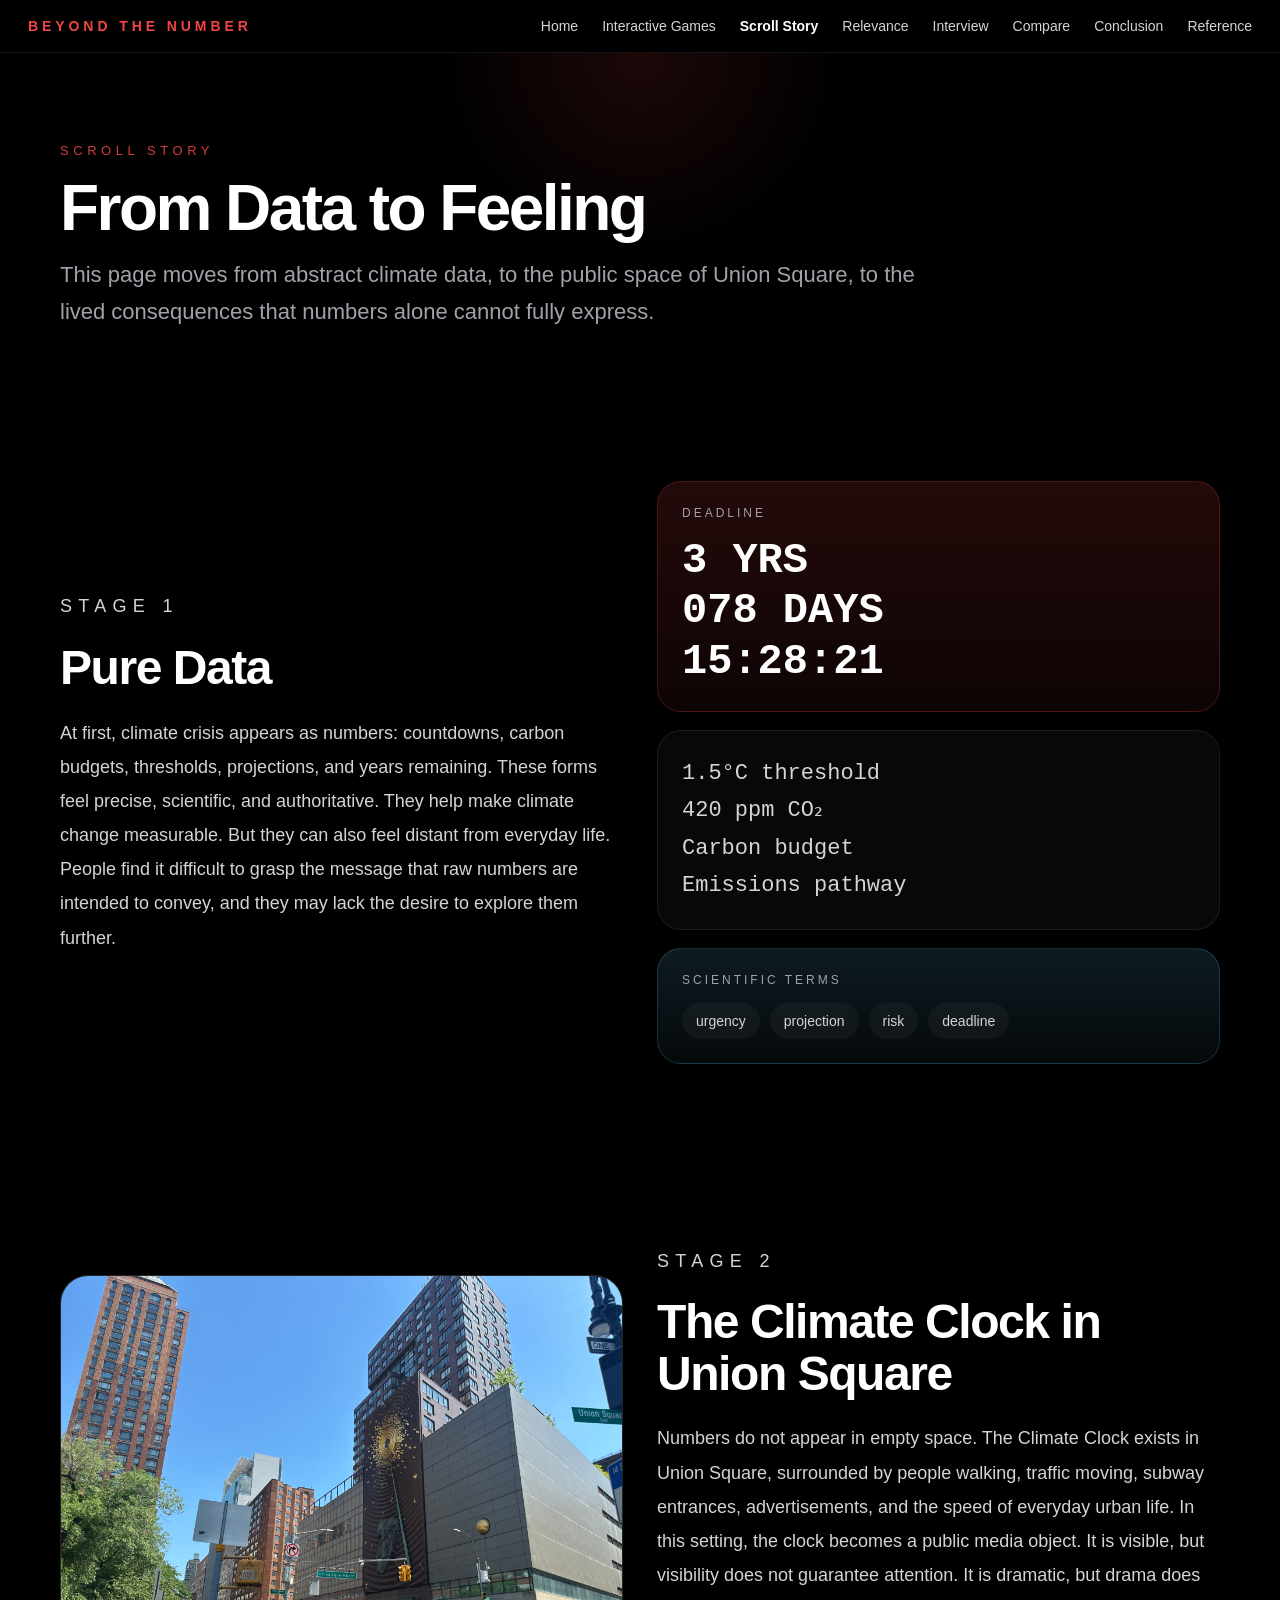
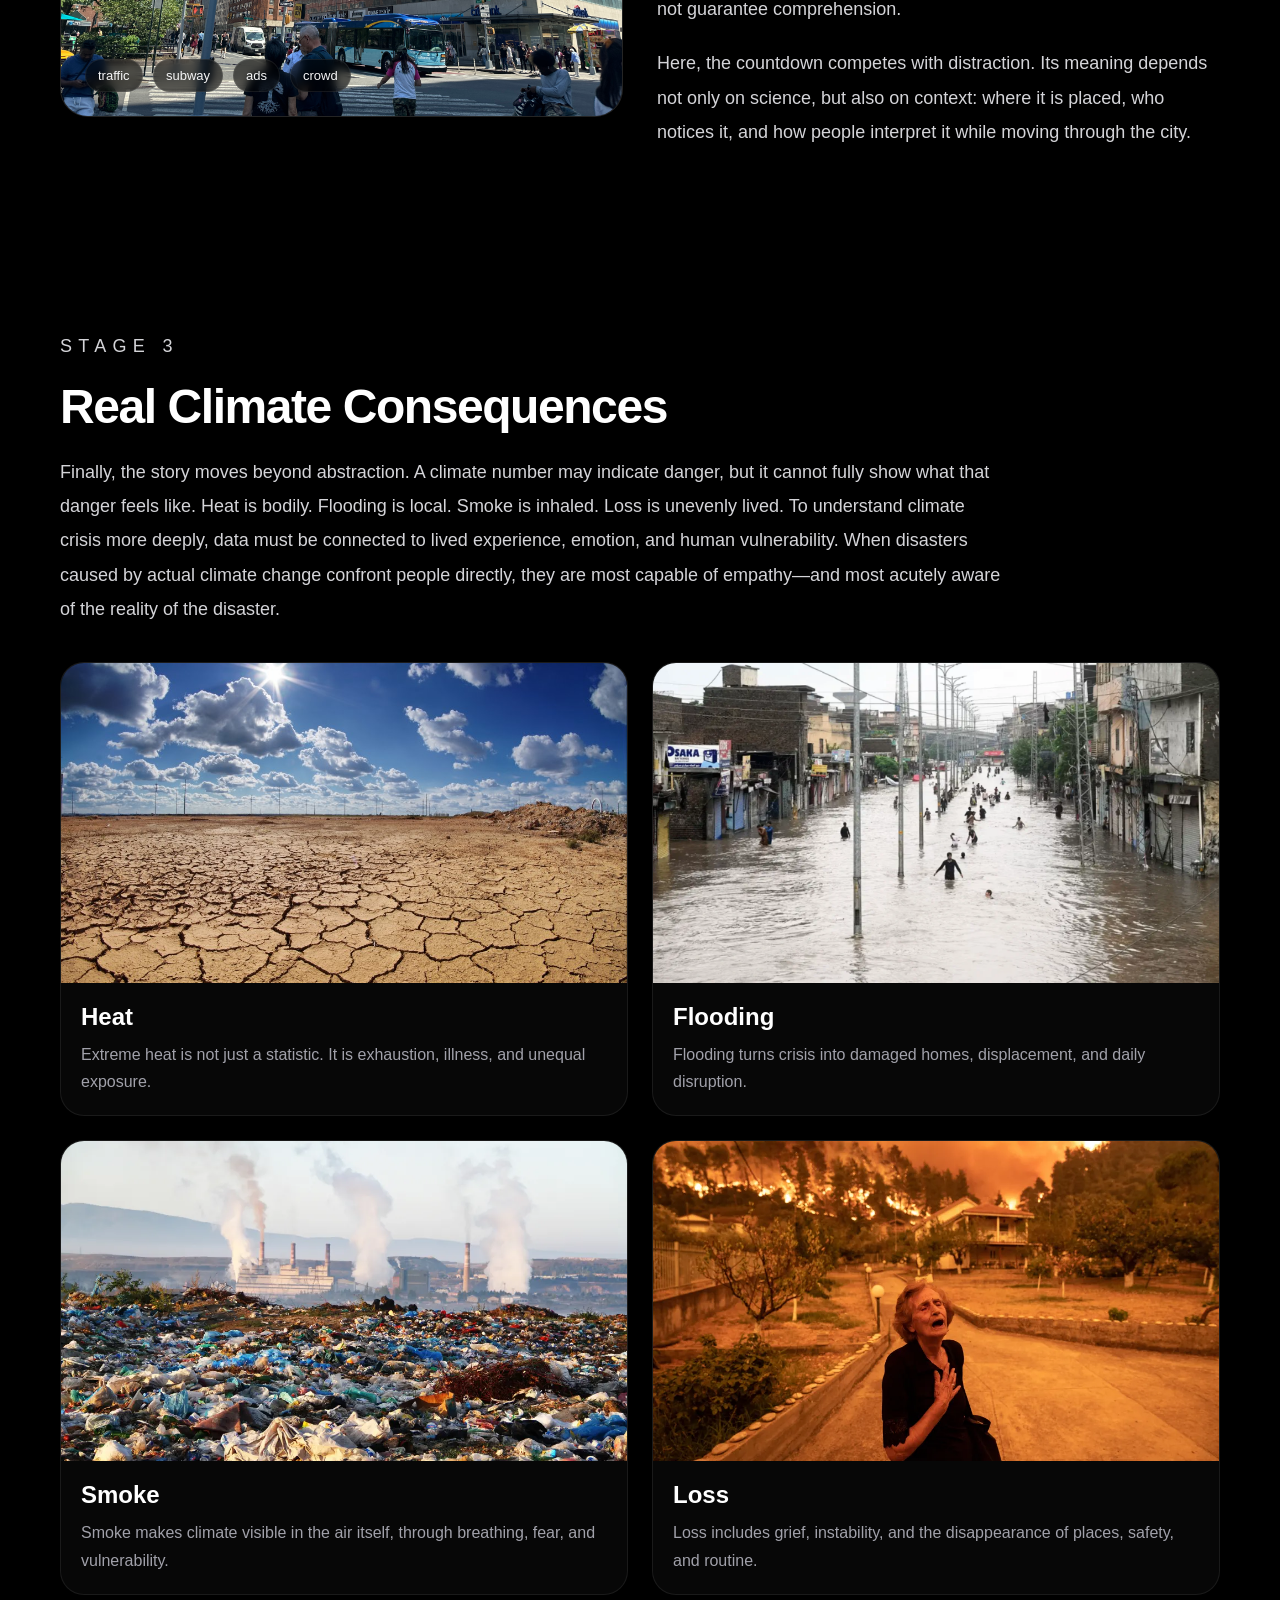
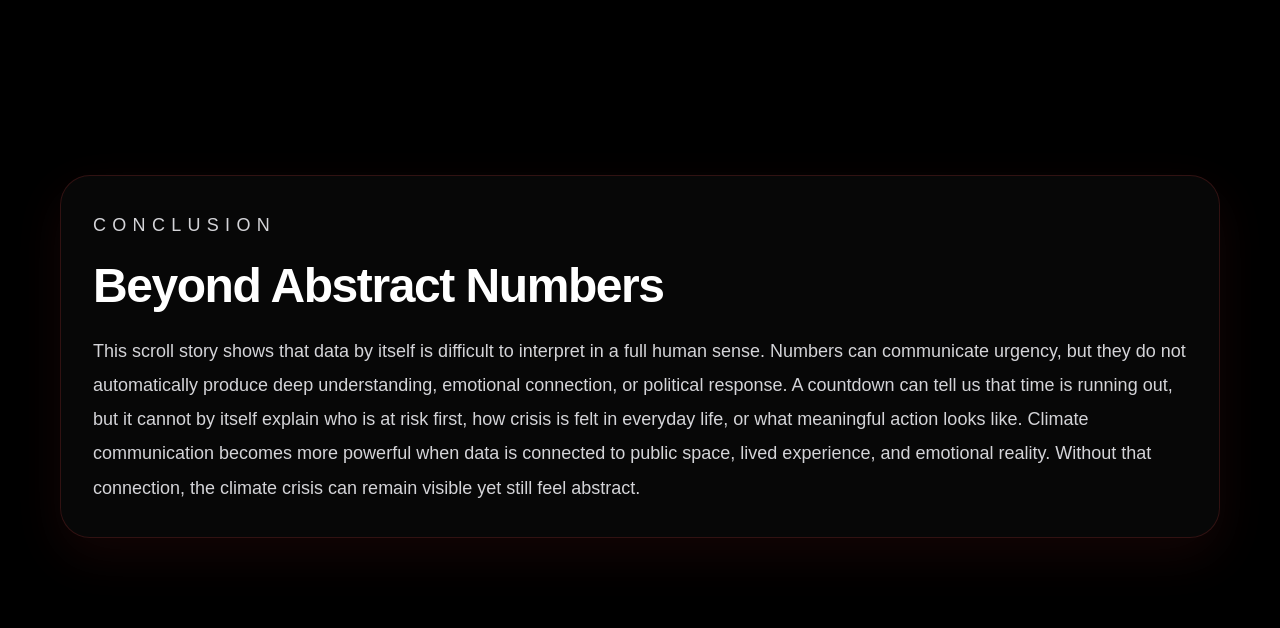
<file: scroll-story.html>
<!DOCTYPE html>
<html lang="en">
<head>
  <meta charset="UTF-8" />
  <meta name="viewport" content="width=device-width, initial-scale=1.0" />
  <title>Scroll Story | Beyond the Number</title>
  <link rel="stylesheet" href="scroll-story.css" />
</head>
<body>
  <header class="navbar">
    <div class="nav-container">
      <div class="nav-logo">Beyond the Number</div>
      <nav class="nav-links">
        <a href="index.html">Home</a>
        <a href="games.html">Interactive Games</a>
        <a href="scroll-story.html" class="active">Scroll Story</a>
        <a href="relevance.html">Relevance</a>
        <a href="interview.html">Interview</a>
        <a href="compare.html">Compare</a>
        <a href="conclusion.html">Conclusion</a>
        <a href="reference.html">Reference</a>
      </nav>
    </div>
  </header>

  <section class="story-hero">
    <div class="story-hero-inner">
      <p class="story-eyebrow">Scroll Story</p>
      <h1>From Data to Feeling</h1>
      <p class="story-subtitle">
        This page moves from abstract climate data, to the public space of Union Square,
        to the lived consequences that numbers alone cannot fully express.
      </p>
    </div>
  </section>

  <!-- STAGE 1 -->
  <section class="story-section stage-data">
    <div class="section-container">
      <div class="story-grid">
        <div class="story-text">
          <p class="section-eyebrow">Stage 1</p>
          <h2>Pure Data</h2>
          <p>
            At first, climate crisis appears as numbers: countdowns, carbon budgets,
            thresholds, projections, and years remaining. These forms feel precise,
            scientific, and authoritative. They help make climate change measurable.
            But they can also feel distant from everyday life. People find it difficult to grasp the message that raw numbers are intended to convey, and they may lack the desire to explore them further.
          </p>
        </div>

        <div class="data-panel">
          <div class="data-block red">
            <div class="data-label">Deadline</div>
            <div class="data-big">3 YRS</div>
            <div class="data-big">078 DAYS</div>
            <div class="data-big">15:28:21</div>
          </div>

          <div class="data-block dark">
            <div class="data-line">1.5°C threshold</div>
            <div class="data-line">420 ppm CO₂</div>
            <div class="data-line">Carbon budget</div>
            <div class="data-line">Emissions pathway</div>
          </div>

          <div class="data-block blue">
            <div class="data-small-title">Scientific Terms</div>
            <div class="data-tags">
              <span>urgency</span>
              <span>projection</span>
              <span>risk</span>
              <span>deadline</span>
            </div>
          </div>
        </div>
      </div>
    </div>
  </section>

  <!-- STAGE 2 -->
  <section class="story-section stage-square">
    <div class="section-container">
      <div class="story-grid reverse">
        <div class="story-visual">
            <div class="square-image-card">
                <img src="image2.jpg" alt="Union Square Climate Clock scene" class="square-real-image" />

                <div class="square-overlay-tags">
                <span>traffic</span>
                <span>subway</span>
                <span>ads</span>
                <span>crowd</span>
                </div>
            </div>
        </div>

        <div class="story-text">
          <p class="section-eyebrow">Stage 2</p>
          <h2>The Climate Clock in Union Square</h2>
          <p>
            Numbers do not appear in empty space. The Climate Clock exists in Union Square,
            surrounded by people walking, traffic moving, subway entrances, advertisements,
            and the speed of everyday urban life. In this setting, the clock becomes a
            public media object. It is visible, but visibility does not guarantee attention.
            It is dramatic, but drama does not guarantee comprehension.
          </p>
          <p>
            Here, the countdown competes with distraction. Its meaning depends not only on
            science, but also on context: where it is placed, who notices it, and how people
            interpret it while moving through the city.
          </p>
        </div>
      </div>
    </div>
  </section>

  <!-- STAGE 3 -->
  <section class="story-section stage-consequence">
    <div class="section-container">
      <div class="story-text full-width">
        <p class="section-eyebrow">Stage 3</p>
        <h2>Real Climate Consequences</h2>
        <p>
          Finally, the story moves beyond abstraction. A climate number may indicate danger,
          but it cannot fully show what that danger feels like. Heat is bodily. Flooding is
          local. Smoke is inhaled. Loss is unevenly lived. To understand climate crisis more
          deeply, data must be connected to lived experience, emotion, and human vulnerability. 
          When disasters caused by actual climate change confront people directly, they are most capable of empathy—and most acutely aware of the reality of the disaster.
        </p>
      </div>

      <div class="consequence-grid">
        <div class="consequence-card">
          <img src="heated.jpg" alt="Heat-related climate consequence" />
          <div class="consequence-caption">
            <h3>Heat</h3>
            <p>Extreme heat is not just a statistic. It is exhaustion, illness, and unequal exposure.</p>
          </div>
        </div>

        <div class="consequence-card">
          <img src="flood.jpg" alt="Flooding caused by climate change" />
          <div class="consequence-caption">
            <h3>Flooding</h3>
            <p>Flooding turns crisis into damaged homes, displacement, and daily disruption.</p>
          </div>
        </div>

        <div class="consequence-card">
          <img src="smoke.jpg" alt="Smoke and air pollution caused by climate crisis" />
          <div class="consequence-caption">
            <h3>Smoke</h3>
            <p>Smoke makes climate visible in the air itself, through breathing, fear, and vulnerability.</p>
          </div>
        </div>

        <div class="consequence-card">
          <img src="loss.jpg" alt="Loss caused by climate change" />
          <div class="consequence-caption">
            <h3>Loss</h3>
            <p>Loss includes grief, instability, and the disappearance of places, safety, and routine.</p>
          </div>
        </div>
      </div>
    </div>
  </section>

  <!-- CONCLUSION -->
  <section class="story-conclusion">
    <div class="section-container">
      <div class="conclusion-box">
        <p class="section-eyebrow">Conclusion</p>
        <h2>Beyond Abstract Numbers</h2>
        <p>
          This scroll story shows that data by itself is difficult to interpret in a full human sense.
          Numbers can communicate urgency, but they do not automatically produce deep understanding,
          emotional connection, or political response. A countdown can tell us that time is running out,
          but it cannot by itself explain who is at risk first, how crisis is felt in everyday life,
          or what meaningful action looks like. Climate communication becomes more powerful when data
          is connected to public space, lived experience, and emotional reality. Without that connection,
          the climate crisis can remain visible yet still feel abstract.
        </p>
      </div>
    </div>
  </section>
</body>
</html>
</file>
<file: style.css>
* {
  margin: 0;
  padding: 0;
  box-sizing: border-box;
}

html {
  scroll-behavior: smooth;
}

body {
  font-family: Arial, Helvetica, sans-serif;
  background: #000;
  color: #fff;
  overflow-x: hidden;
}

/* NAVBAR */
.navbar {
  position: sticky;
  top: 0;
  z-index: 1000;
  width: 100%;
  background: rgba(0, 0, 0, 0.82);
  backdrop-filter: blur(12px);
  border-bottom: 1px solid rgba(255, 255, 255, 0.08);
}

.nav-container {
  max-width: 1320px;
  margin: 0 auto;
  padding: 18px 28px;
  display: flex;
  justify-content: space-between;
  align-items: center;
  gap: 20px;
}

.nav-logo {
  color: #ef4444;
  font-size: 14px;
  font-weight: 700;
  text-transform: uppercase;
  letter-spacing: 0.28em;
  white-space: nowrap;
}

.nav-links {
  display: flex;
  gap: 24px;
  flex-wrap: wrap;
  justify-content: flex-end;
}

.nav-links a {
  text-decoration: none;
  color: #d4d4d8;
  font-size: 14px;
  transition: color 0.25s ease;
}

.nav-links a:hover {
  color: #fff;
}

/* HERO */
.hero {
  position: relative;
  min-height: 100vh;
  padding: 20px 60px 90px;
  display: flex;
  align-items: center;
  background:
    radial-gradient(circle at top, rgba(239, 68, 68, 0.15), transparent 28%),
    radial-gradient(circle at right bottom, rgba(59, 130, 246, 0.08), transparent 26%),
    #000;
}

.hero-bg {
  position: absolute;
  inset: 0;
  background:
    linear-gradient(to bottom, rgba(255,255,255,0.02), transparent 18%),
    linear-gradient(to top, rgba(255,255,255,0.02), transparent 18%);
  pointer-events: none;
}

.hero-inner {
  position: relative;
  z-index: 2;
  max-width: 1320px;
  margin: 0 auto;
  width: 100%;
  display: grid;
  grid-template-columns: 1.08fr 0.92fr;
  gap: 60px;
  align-items: center;
}

.hero-eyebrow {
  color: rgba(239, 68, 68, 0.88);
  text-transform: uppercase;
  letter-spacing: 0.35em;
  font-size: 13px;
  margin-bottom: 10px;
}

.hero-title {
  font-size: clamp(52px, 8vw, 74px);
  line-height: 1;
  font-weight: 700;
  letter-spacing: -0.04em;
  margin-bottom: 8px;
  white-space: nowrap;
}

.hero-subtitle {
  font-size: clamp(20px, 3.2vw, 28px);
  color: #d4d4d8;
  line-height: 1.35;
  margin-bottom: 28px;
  max-width: none;
  white-space: nowrap;
}

.hero-hook {
  font-size: 26px;
  color: #fff;
  margin-bottom: 18px;
}

.hero-description {
  font-size: 18px;
  color: #a1a1aa;
  line-height: 1.8;
  max-width: 680px;
}

/* COUNTDOWN CARD */

.countdown-card {
  position: relative;
  padding: 18px;
  border-radius: 30px;
  background: rgba(10, 10, 10, 0.72);
  border: 1px solid rgba(239, 68, 68, 0.18);
  box-shadow: 0 18px 50px rgba(127, 29, 29, 0.2);
  overflow: hidden;
}

.countdown-card::before {
  content: "";
  position: absolute;
  inset: 0;
  background: radial-gradient(circle at top, rgba(239, 68, 68, 0.14), transparent 40%);
  pointer-events: none;
}

.real-clock-card {
  position: relative;
  z-index: 2;
  width: 100%;
  background: #000;
  overflow: hidden;
  border-radius: 16px;
  border: 1px solid rgba(255, 255, 255, 0.05);
}

.clock-top-row {
  display: grid;
  grid-template-columns: 180px 1fr;
  min-height: 54px;
}

.clock-top-label {
  background: #ff1018;
  color: #000;
  font-weight: 900;
  font-size: 22px;
  display: flex;
  align-items: center;
  justify-content: center;
  letter-spacing: 0.01em;
}

.clock-top-text {
  background: #000;
  color: whitesmoke;
  font-family: "Courier New", monospace;
  font-size: 20px;
  display: flex;
  align-items: center;
  padding: 0 22px;
  letter-spacing: 0.03em;
}

.clock-hover-area {
  position: relative;
}

.clock-main-content,
.hover-words-real {
  transition: opacity 0.35s ease, transform 0.35s ease;
}

.clock-deadline-row {
  display: grid;
  grid-template-columns: 180px 1fr;
  background: #ff1018;
  color: #000;
  min-height: 180px;
}

.deadline-years {
  display: flex;
  align-items: center;
  justify-content: center;
  gap: 6px;
  padding: 10px 8px;
}

.deadline-big {
  font-size: 102px;
  line-height: 1;
  font-weight: 900;
  letter-spacing: -0.05em;
}

.deadline-unit {
  font-size: 38px;
  font-weight: 900;
  line-height: 1;
  margin-top: 22px;
}

.deadline-main {
  display: flex;
  align-items: center;
  padding: 0 20px;
  gap: 10px;
  flex-wrap: wrap;
}

.deadline-days {
  font-size: 102px;
  line-height: 1;
  font-weight: 900;
  letter-spacing: -0.05em;
}

.deadline-days-label {
  font-size: 34px;
  font-weight: 900;
  margin-right: 12px;
  margin-top: 14px;
}

.deadline-time {
  font-size: 102px;
  line-height: 1;
  font-weight: 900;
  letter-spacing: -0.05em;
}

.hover-words-real {
  position: absolute;
  inset: 0;
  display: grid;
  grid-template-columns: repeat(3, 1fr);
  grid-auto-rows: 1fr;
  gap: 0;
  opacity: 0;
  pointer-events: none;
  transform: translateY(8px);
  background: rgba(0, 0, 0, 0.95);
}

.hover-words-real span {
  display: flex;
  align-items: center;
  justify-content: center;
  border: 1px solid rgba(239, 68, 68, 0.16);
  color: #fca5a5;
  font-size: 30px;
  font-family: "Courier New", monospace;
  text-transform: uppercase;
  letter-spacing: 0.14em;
}

.clock-hover-area:hover .clock-main-content {
  opacity: 0;
  transform: translateY(-8px);
}

.clock-hover-area:hover .hover-words-real {
  opacity: 1;
  transform: translateY(0);
}

.countdown-note {
  position: relative;
  z-index: 2;
  margin-top: 16px;
  font-size: 14px;
  color: #a1a1aa;
  line-height: 1.7;
  padding: 0 4px;
}

/* Responsive */
@media (max-width: 1100px) {
  .clock-top-row,
  .clock-deadline-row {
    grid-template-columns: 140px 1fr;
  }

  .clock-top-label {
    font-size: 18px;
  }

  .clock-top-text {
    font-size: 16px;
  }

  .deadline-big,
  .deadline-days,
  .deadline-time {
    font-size: 72px;
  }

  .deadline-unit,
  .deadline-days-label {
    font-size: 28px;
  }

  .hover-words-real span {
    font-size: 22px;
  }
}

@media (max-width: 768px) {
  .countdown-card {
    padding: 14px;
  }

  .clock-top-row,
  .clock-deadline-row {
    grid-template-columns: 1fr;
  }

  .clock-top-label {
    justify-content: flex-start;
    padding: 10px 16px;
    font-size: 16px;
  }

  .clock-top-text {
    padding: 12px 16px;
    font-size: 13px;
    line-height: 1.5;
  }

  .clock-deadline-row {
    min-height: auto;
    padding: 10px 0 14px;
  }

  .deadline-years,
  .deadline-main {
    justify-content: flex-start;
    padding: 0 16px;
  }

  .deadline-big,
  .deadline-days,
  .deadline-time {
    font-size: 44px;
  }

  .deadline-unit,
  .deadline-days-label {
    font-size: 18px;
    margin-top: 8px;
  }

  .hover-words-real {
    grid-template-columns: 1fr 1fr;
  }

  .hover-words-real span {
    font-size: 16px;
    letter-spacing: 0.08em;
  }
}

/* SCROLL */
.scroll-down {
  position: absolute;
  bottom: 24px;
  left: 50%;
  transform: translateX(-50%);
  z-index: 3;
  display: flex;
  flex-direction: column;
  align-items: center;
  gap: 8px;
  color: #71717a;
  font-size: 12px;
  letter-spacing: 0.2em;
  text-transform: uppercase;
}

.scroll-arrow {
  width: 16px;
  height: 16px;
  border-right: 2px solid #71717a;
  border-bottom: 2px solid #71717a;
  transform: rotate(45deg);
  animation: bounce 1.5s infinite;
}

@keyframes bounce {
  0%, 100% {
    transform: rotate(45deg) translateY(0);
  }
  50% {
    transform: rotate(45deg) translateY(6px);
  }
}

/* SECTIONS */
.section-container {
  max-width: 1320px;
  margin: 0 auto;
}

.intro-section,
.gallery-section,
.play-section {
  padding: 110px 60px;
  background: #000;
}

.section-heading {
  margin-bottom: 44px;
  max-width: 850px;
}

.section-eyebrow {
  color: rgba(239, 68, 68, 0.85);
  text-transform: uppercase;
  letter-spacing: 0.32em;
  font-size: 13px;
  margin-bottom: 14px;
}

.section-heading h2 {
  font-size: 52px;
  line-height: 1.08;
  font-weight: 700;
  letter-spacing: -0.03em;
  color: #fff;
}

/* INTRO */
.intro-grid {
  display: grid;
  grid-template-columns: 0.95fr 1.05fr;
  gap: 28px;
  align-items: stretch;
}

.intro-image-card,
.intro-text-card {
  background: rgba(10, 10, 10, 0.78);
  border-radius: 28px;
  padding: 28px;
  border: 1px solid rgba(255,255,255,0.08);
}

.intro-image-card {
  border: 1px solid rgba(239, 68, 68, 0.18);
}

.intro-real-image {
  width: 100%;
  height: 100%;
  min-height: 420px;
  border-radius: 22px;
  overflow: hidden;
  background: #111;
}

.intro-real-image img {
  width: 100%;
  height: 100%;
  min-height: 420px;
  object-fit: cover;
  display: block;
}

.intro-block + .intro-block {
  margin-top: 30px;
}

.intro-block h3 {
  font-size: 24px;
  margin-bottom: 12px;
  color: #fff;
}

.intro-block p {
  color: #d4d4d8;
  font-size: 17px;
  line-height: 1.8;
}

/* GALLERY */
.gallery-section {
  padding: 110px 60px;
  background: #000;
}

.gallery-grid {
  display: grid;
  grid-template-columns: repeat(3, 1fr);
  gap: 22px;
}

.gallery-card {
  background: rgba(10, 10, 10, 0.78);
  border-radius: 24px;
  overflow: hidden;
  border: 1px solid rgba(255,255,255,0.08);
  box-shadow: 0 12px 35px rgba(0, 0, 0, 0.28);
  transition: transform 0.25s ease, box-shadow 0.25s ease;
}

.gallery-card:hover {
  transform: translateY(-4px);
  box-shadow: 0 18px 40px rgba(127, 29, 29, 0.18);
}

.gallery-card img {
  width: 100%;
  height: 320px;
  object-fit: cover;
  display: block;
}

/* Responsive */
@media (max-width: 1100px) {
  .gallery-grid {
    grid-template-columns: 1fr;
  }
}

@media (max-width: 768px) {
  .gallery-section {
    padding: 80px 20px;
  }

  .gallery-card img {
    height: 240px;
  }
}

/* PLAY CTA */
.play-section {
  padding-top: 80px;
  padding-bottom: 120px;
}

.play-box {
  max-width: 1320px;
  margin: 0 auto;
  background: linear-gradient(180deg, rgba(41, 8, 8, 0.72), rgba(20, 7, 7, 0.72));
  border: 1px solid rgba(239, 68, 68, 0.18);
  border-radius: 30px;
  padding: 48px 32px;
  text-align: center;
}

.play-text {
  font-size: 34px;
  color: #fff;
  margin-bottom: 24px;
}

.play-btn {
  display: inline-block;
  padding: 14px 28px;
  border-radius: 999px;
  background: #ef4444;
  color: #000;
  text-decoration: none;
  font-weight: 700;
  font-size: 16px;
  transition: background 0.25s ease, transform 0.25s ease;
}

.play-btn:hover {
  background: #f87171;
  transform: translateY(-2px);
}

/* RESPONSIVE */
@media (max-width: 1100px) {
  .hero-inner,
  .intro-grid,
  .gallery-grid {
    grid-template-columns: 1fr;
  }

  .hero-title {
    font-size: 58px;
  }

  .hero-subtitle {
    font-size: 24px;
  }
}

@media (max-width: 768px) {
  .navbar {
    position: static;
  }

  .nav-container {
    padding: 16px 20px;
    align-items: flex-start;
    flex-direction: column;
  }

  .nav-links {
    gap: 14px;
  }

  .hero,
  .intro-section,
  .gallery-section,
  .play-section {
    padding-left: 20px;
    padding-right: 20px;
  }

  .hero {
    padding-top: 20px;
  }

  .hero-title {
    font-size: 42px;
  }

  .hero-subtitle {
    font-size: 20px;
  }

  .hero-hook {
    font-size: 22px;
  }

  .hero-description {
    font-size: 16px;
  }

  .count-value {
    font-size: 40px;
  }

  .hover-words span {
    font-size: 18px;
  }

  .section-heading h2 {
    font-size: 34px;
  }

  .intro-image-placeholder {
    min-height: 280px;
  }

  .intro-block h3 {
    font-size: 20px;
  }

  .intro-block p {
    font-size: 16px;
  }

  .gallery-card img {
    height: 240px;
  }

  .play-text {
    font-size: 26px;
  }
}

.nav-links a.active {
  color: #fff;
  font-weight: 700;
}
</file>
<file: conclusion.css>
* {
  margin: 0;
  padding: 0;
  box-sizing: border-box;
}

html {
  scroll-behavior: smooth;
}

body {
  font-family: Arial, Helvetica, sans-serif;
  background: #000;
  color: #fff;
  overflow-x: hidden;
}

/* NAVBAR */
.navbar {
  position: sticky;
  top: 0;
  z-index: 1000;
  width: 100%;
  background: rgba(0, 0, 0, 0.82);
  backdrop-filter: blur(12px);
  border-bottom: 1px solid rgba(255, 255, 255, 0.08);
}

.nav-container {
  max-width: 1320px;
  margin: 0 auto;
  padding: 18px 28px;
  display: flex;
  justify-content: space-between;
  align-items: center;
  gap: 20px;
}

.nav-logo {
  color: #ef4444;
  font-size: 14px;
  font-weight: 700;
  text-transform: uppercase;
  letter-spacing: 0.28em;
  white-space: nowrap;
}

.nav-links {
  display: flex;
  gap: 24px;
  flex-wrap: wrap;
  justify-content: flex-end;
}

.nav-links a {
  text-decoration: none;
  color: #d4d4d8;
  font-size: 14px;
  transition: color 0.25s ease;
}

.nav-links a:hover,
.nav-links a.active {
  color: #fff;
  font-weight: 700;
}

/* GENERAL */
.section-container {
  max-width: 1320px;
  margin: 0 auto;
}

.section-eyebrow,
.mini-label {
  color: rgba(239, 68, 68, 0.88);
  text-transform: uppercase;
  letter-spacing: 0.35em;
  font-size: 13px;
}

.section-eyebrow {
  margin-bottom: 18px;
}

.mini-label {
  margin-bottom: 14px;
}

/* HERO */
.conclusion-hero {
  padding: 90px 60px 50px;
  background:
    radial-gradient(circle at top, rgba(239, 68, 68, 0.12), transparent 28%),
    #000;
}

.conclusion-hero h1 {
  font-size: 64px;
  line-height: 1.05;
  font-weight: 700;
  letter-spacing: -0.04em;
  margin-bottom: 18px;
  max-width: 980px;
}

.hero-subtitle {
  font-size: 22px;
  color: #a1a1aa;
  line-height: 1.7;
  max-width: 980px;
}

/* CONTENT CARDS */
.argument-section,
.balance-section,
.solution-section,
.call-section {
  padding: 40px 60px 70px;
}

.content-card,
.call-box {
  border-radius: 30px;
  padding: 34px;
}

.content-card {
  background: rgba(10,10,10,0.78);
  border: 1px solid rgba(255,255,255,0.08);
}

.solution-card {
  border-color: rgba(239,68,68,0.18);
  box-shadow: 0 16px 40px rgba(127, 29, 29, 0.12);
}

.content-card h2,
.call-box h2 {
  font-size: 46px;
  line-height: 1.08;
  font-weight: 700;
  letter-spacing: -0.03em;
  margin-bottom: 20px;
}

.content-card p,
.call-box p,
.balance-summary p,
.balance-card p {
  color: #d4d4d8;
  font-size: 18px;
  line-height: 1.95;
}

.content-card p + p,
.call-box p + p {
  margin-top: 18px;
}

/* BALANCE SECTION */
.balance-grid {
  display: grid;
  grid-template-columns: 1fr 1fr;
  gap: 24px;
  margin-bottom: 24px;
}

.balance-card {
  border-radius: 28px;
  padding: 30px;
  border: 1px solid rgba(255,255,255,0.08);
}

.balance-card h3 {
  font-size: 34px;
  margin-bottom: 16px;
  letter-spacing: -0.03em;
}

.data-side {
  background: linear-gradient(180deg, rgba(89,169,212,0.14), rgba(89,169,212,0.04));
}

.emotion-side {
  background: linear-gradient(180deg, rgba(239,68,68,0.14), rgba(239,68,68,0.04));
}

.balance-summary {
  background: rgba(255,255,255,0.03);
  border: 1px solid rgba(255,255,255,0.08);
  border-radius: 24px;
  padding: 26px;
}

/* FINAL CALL */
.call-box {
  background: linear-gradient(180deg, rgba(41, 8, 8, 0.72), rgba(20, 7, 7, 0.72));
  border: 1px solid rgba(239,68,68,0.18);
  box-shadow: 0 18px 50px rgba(127, 29, 29, 0.16);
}

/* RESPONSIVE */
@media (max-width: 1100px) {
  .balance-grid {
    grid-template-columns: 1fr;
  }

  .conclusion-hero h1,
  .content-card h2,
  .call-box h2 {
    font-size: 42px;
  }

  .balance-card h3 {
    font-size: 28px;
  }
}

@media (max-width: 768px) {
  .conclusion-hero,
  .argument-section,
  .balance-section,
  .solution-section,
  .call-section {
    padding-left: 20px;
    padding-right: 20px;
  }

  .conclusion-hero {
    padding-top: 60px;
  }

  .conclusion-hero h1,
  .content-card h2,
  .call-box h2 {
    font-size: 32px;
  }

  .hero-subtitle,
  .content-card p,
  .call-box p,
  .balance-summary p,
  .balance-card p {
    font-size: 16px;
  }

  .balance-card h3 {
    font-size: 24px;
  }

  .content-card,
  .call-box,
  .balance-card,
  .balance-summary {
    padding: 22px;
  }

  .navbar {
    position: static;
  }

  .nav-container {
    padding: 16px 20px;
    align-items: flex-start;
    flex-direction: column;
  }

  .nav-links {
    gap: 14px;
  }
}
</file>
<file: games.css>
* {
  margin: 0;
  padding: 0;
  box-sizing: border-box;
}

html {
  scroll-behavior: smooth;
}

body {
  font-family: Arial, Helvetica, sans-serif;
  background: #000;
  color: #fff;
  overflow-x: hidden;
}

/* NAV */
.navbar {
  position: sticky;
  top: 0;
  z-index: 1000;
  width: 100%;
  background: rgba(0, 0, 0, 0.82);
  backdrop-filter: blur(12px);
  border-bottom: 1px solid rgba(255, 255, 255, 0.08);
}

.nav-container {
  max-width: 1320px;
  margin: 0 auto;
  padding: 18px 28px;
  display: flex;
  justify-content: space-between;
  align-items: center;
  gap: 20px;
}

.nav-logo {
  color: #ef4444;
  font-size: 14px;
  font-weight: 700;
  text-transform: uppercase;
  letter-spacing: 0.28em;
  white-space: nowrap;
}

.nav-links {
  display: flex;
  gap: 24px;
  flex-wrap: wrap;
  justify-content: flex-end;
}

.nav-links a {
  text-decoration: none;
  color: #d4d4d8;
  font-size: 14px;
  transition: color 0.25s ease;
}

.nav-links a:hover {
  color: #fff;
}

/* HERO */
.games-hero {
  padding: 90px 60px 50px;
  background:
    radial-gradient(circle at top, rgba(239, 68, 68, 0.12), transparent 28%),
    #000;
}

.games-hero-inner {
  max-width: 1320px;
  margin: 0 auto;
}

.games-eyebrow {
  color: rgba(239, 68, 68, 0.88);
  text-transform: uppercase;
  letter-spacing: 0.35em;
  font-size: 13px;
  margin-bottom: 18px;
}

.games-hero h1 {
  font-size: 64px;
  line-height: 1;
  font-weight: 700;
  letter-spacing: -0.04em;
  margin-bottom: 16px;
}

.games-subtitle {
  font-size: 20px;
  color: #a1a1aa;
  line-height: 1.7;
  max-width: 2000px;
}

/* SECTION */
.game-section {
  padding: 90px 60px;
}

.section-container {
  max-width: 1320px;
  margin: 0 auto;
}

.section-heading {
  margin-bottom: 40px;
  max-width: 1440px;
}

.section-eyebrow {
  color: rgba(239, 68, 68, 0.85);
  text-transform: uppercase;
  letter-spacing: 0.32em;
  font-size: 13px;
  margin-bottom: 14px;
}

.section-heading h2 {
  font-size: 48px;
  line-height: 1.08;
  font-weight: 700;
  letter-spacing: -0.03em;
  color: #fff;
}

.section-subtext {
  margin-top: 16px;
  color: #a1a1aa;
  font-size: 18px;
  line-height: 1.7;

}

/* QUIZ */
.quiz-card {
  background: rgba(10, 10, 10, 0.78);
  border: 1px solid rgba(239, 68, 68, 0.18);
  border-radius: 30px;
  padding: 32px;
  box-shadow: 0 18px 50px rgba(127, 29, 29, 0.18);
}

.quiz-number {
  font-size: 68px;
  font-family: "Courier New", monospace;
  color: #ef4444;
  letter-spacing: 0.08em;
  margin-bottom: 18px;
}

.quiz-question {
  font-size: 24px;
  color: #fff;
  margin-bottom: 26px;
}

.quiz-options {
  display: grid;
  gap: 14px;
  margin-bottom: 24px;
}

.quiz-option {
  width: 100%;
  text-align: left;
  padding: 18px 20px;
  background: rgba(255, 255, 255, 0.03);
  border: 1px solid rgba(255, 255, 255, 0.08);
  border-radius: 18px;
  color: #d4d4d8;
  font-size: 16px;
  cursor: pointer;
  transition: all 0.25s ease;
}

.quiz-option:hover {
  border-color: rgba(239, 68, 68, 0.35);
  background: rgba(255, 255, 255, 0.05);
}

.quiz-option.correct {
  border-color: #34d399;
  background: rgba(52, 211, 153, 0.1);
  color: #ecfdf5;
}

.quiz-option.wrong {
  border-color: #ef4444;
  background: rgba(239, 68, 68, 0.1);
  color: #fff1f2;
}

.quiz-feedback,
.quiz-story,
.find-feedback,
.purpose-box {
  margin-top: 18px;
  padding: 20px;
  border-radius: 18px;
  line-height: 1.8;
}

.quiz-feedback {
  border: 1px solid rgba(255, 255, 255, 0.08);
  background: rgba(255, 255, 255, 0.03);
  color: #d4d4d8;
}

.quiz-story {
  border: 1px solid rgba(239, 68, 68, 0.18);
  background: rgba(239, 68, 68, 0.06);
  color: #d4d4d8;
}

.hidden {
  display: none;
}

.quiz-footer {
  display: flex;
  justify-content: space-between;
  align-items: center;
  gap: 20px;
  flex-wrap: wrap;
  margin-top: 24px;
}

.quiz-note {
  color: #71717a;
  font-size: 14px;
  line-height: 1.6;
  max-width: 580px;
}

.next-btn {
  padding: 12px 22px;
  border-radius: 999px;
  border: 1px solid #3f3f46;
  background: transparent;
  color: #fff;
  font-size: 15px;
  cursor: pointer;
}

.next-btn:hover {
  background: #18181b;
}

/* FIND GAME */
.find-card {
  background: rgba(10, 10, 10, 0.78);
  border: 1px solid rgba(239, 68, 68, 0.18);
  border-radius: 30px;
  padding: 28px;
  box-shadow: 0 18px 50px rgba(127, 29, 29, 0.18);
}

.find-image-wrap {
  position: relative;
  width: 100%;
  border-radius: 22px;
  overflow: hidden;
  border: 1px solid rgba(255,255,255,0.08);
  background: #111;
}

.find-image {
  width: 100%;
  display: block;
  height: auto;
}

/* Adjust these positions after you give me the image */
.clock-hotspot {
  position: absolute;
  top: 46%;
  left: 37%;
  width: 45px;
  height: auto;
  padding: 0;
  border: none;
  background: transparent;
  cursor: pointer;
  transition: transform 0.2s ease, opacity 0.2s ease;
}

.clock-hotspot:hover {
  transform: scale(1.04);
  opacity: 0.92;
}

.clock-hotspot-image {
  display: block;
  width: 100%;
  height: auto;
  border-radius: 6px;
}

.find-feedback {
  border: 1px solid rgba(52, 211, 153, 0.25);
  background: rgba(52, 211, 153, 0.08);
  color: #ecfdf5;
}

.purpose-box {
  margin-top: 26px;
  border: 1px solid rgba(255,255,255,0.08);
  background: rgba(255,255,255,0.03);
  color: #d4d4d8;
}

.purpose-box h3 {
  font-size: 24px;
  margin-bottom: 12px;
  color: #fff;
}

/* MOBILE */
@media (max-width: 768px) {
  .games-hero,
  .game-section {
    padding-left: 20px;
    padding-right: 20px;
  }

  .games-hero h1 {
    font-size: 42px;
  }

  .games-subtitle {
    font-size: 18px;
  }

  .section-heading h2 {
    font-size: 34px;
  }

  .quiz-card,
  .find-card {
    padding: 20px;
  }

  .quiz-number {
    font-size: 42px;
  }

  .quiz-question {
    font-size: 20px;
  }

  .clock-hotspot {
    width: 60px;
    height: 32px;
  }

  .navbar {
    position: static;
  }

  .nav-container {
    padding: 16px 20px;
    align-items: flex-start;
    flex-direction: column;
  }

  .nav-links {
    gap: 14px;
  }
  
  .clock-hotspot {
    width: 60px;
    top: 24%;
    left: 39%;
  }
}

.nav-links a.active {
  color: #fff;
  font-weight: 700;

}
</file>
<file: reference.css>
* {
  margin: 0;
  padding: 0;
  box-sizing: border-box;
}

html {
  scroll-behavior: smooth;
}

body {
  font-family: Arial, Helvetica, sans-serif;
  background: #000;
  color: #fff;
  overflow-x: hidden;
}

/* NAVBAR */
.navbar {
  position: sticky;
  top: 0;
  z-index: 1000;
  width: 100%;
  background: rgba(0, 0, 0, 0.82);
  backdrop-filter: blur(12px);
  border-bottom: 1px solid rgba(255, 255, 255, 0.08);
}

.nav-container {
  max-width: 1320px;
  margin: 0 auto;
  padding: 18px 28px;
  display: flex;
  justify-content: space-between;
  align-items: center;
  gap: 20px;
}

.nav-logo {
  color: #ef4444;
  font-size: 14px;
  font-weight: 700;
  text-transform: uppercase;
  letter-spacing: 0.28em;
  white-space: nowrap;
}

.nav-links {
  display: flex;
  gap: 24px;
  flex-wrap: wrap;
  justify-content: flex-end;
}

.nav-links a {
  text-decoration: none;
  color: #d4d4d8;
  font-size: 14px;
  transition: color 0.25s ease;
}

.nav-links a:hover,
.nav-links a.active {
  color: #fff;
  font-weight: 700;
}

/* GENERAL */
.section-container {
  max-width: 1320px;
  margin: 0 auto;
}

.section-eyebrow {
  color: rgba(239, 68, 68, 0.88);
  text-transform: uppercase;
  letter-spacing: 0.35em;
  font-size: 13px;
  margin-bottom: 18px;
}

/* HERO */
.reference-hero {
  padding: 90px 60px 50px;
  background:
    radial-gradient(circle at top, rgba(239, 68, 68, 0.12), transparent 28%),
    #000;
}

.reference-hero h1 {
  font-size: 64px;
  line-height: 1.05;
  font-weight: 700;
  letter-spacing: -0.04em;
  margin-bottom: 18px;
}

.hero-subtitle {
  font-size: 22px;
  color: #a1a1aa;
  line-height: 1.7;
  max-width: 900px;
}

/* REFERENCE SECTION */
.reference-section {
  padding: 40px 60px 100px;
}

.reference-card {
  background: rgba(10,10,10,0.78);
  border: 1px solid rgba(255,255,255,0.08);
  border-radius: 30px;
  padding: 36px;
  box-shadow: 0 18px 50px rgba(0, 0, 0, 0.22);
}

.works-cited {
  display: flex;
  flex-direction: column;
  gap: 22px;
}

.works-cited p {
  color: #d4d4d8;
  font-size: 18px;
  line-height: 1.95;
  padding-left: 36px;
  text-indent: -36px; /* hanging indent */
}

.works-cited em {
  color: #fff;
}

/* RESPONSIVE */
@media (max-width: 768px) {
  .reference-hero,
  .reference-section {
    padding-left: 20px;
    padding-right: 20px;
  }

  .reference-hero {
    padding-top: 60px;
  }

  .reference-hero h1 {
    font-size: 38px;
  }

  .hero-subtitle,
  .works-cited p {
    font-size: 16px;
  }

  .reference-card {
    padding: 22px;
  }

  .navbar {
    position: static;
  }

  .nav-container {
    padding: 16px 20px;
    align-items: flex-start;
    flex-direction: column;
  }

  .nav-links {
    gap: 14px;
  }
}
</file>
<file: relevance.css>
* {
  margin: 0;
  padding: 0;
  box-sizing: border-box;
}

html {
  scroll-behavior: smooth;
}

body {
  font-family: Arial, Helvetica, sans-serif;
  background: #000;
  color: #fff;
  overflow-x: hidden;
}

/* NAVBAR */
.navbar {
  position: sticky;
  top: 0;
  z-index: 1000;
  width: 100%;
  background: rgba(0, 0, 0, 0.82);
  backdrop-filter: blur(12px);
  border-bottom: 1px solid rgba(255, 255, 255, 0.08);
}

.nav-container {
  max-width: 1320px;
  margin: 0 auto;
  padding: 18px 28px;
  display: flex;
  justify-content: space-between;
  align-items: center;
  gap: 20px;
}

.nav-logo {
  color: #ef4444;
  font-size: 14px;
  font-weight: 700;
  text-transform: uppercase;
  letter-spacing: 0.28em;
  white-space: nowrap;
}

.nav-links {
  display: flex;
  gap: 24px;
  flex-wrap: wrap;
  justify-content: flex-end;
}

.nav-links a {
  text-decoration: none;
  color: #d4d4d8;
  font-size: 14px;
  transition: color 0.25s ease;
}

.nav-links a:hover,
.nav-links a.active {
  color: #fff;
  font-weight: 700;
}

/* HERO */
.relevance-hero {
  padding: 90px 60px 50px;
  background:
    radial-gradient(circle at top, rgba(239, 68, 68, 0.12), transparent 28%),
    #000;
}

.hero-container,
.section-container {
  max-width: 1320px;
  margin: 0 auto;
}

.hero-eyebrow,
.section-eyebrow,
.summary-eyebrow,
.keyword-label {
  color: rgba(239, 68, 68, 0.88);
  text-transform: uppercase;
  letter-spacing: 0.35em;
  font-size: 13px;
}

.hero-eyebrow,
.section-eyebrow,
.summary-eyebrow {
  margin-bottom: 18px;
}

.relevance-hero h1 {
  font-size: 64px;
  line-height: 1.05;
  font-weight: 700;
  letter-spacing: -0.04em;
  margin-bottom: 18px;
  max-width: 1000px;
}

.hero-subtitle {
  font-size: 22px;
  color: #a1a1aa;
  line-height: 1.7;
  max-width: 960px;
}

/* INTRO */
.relevance-intro {
  padding: 30px 60px 40px;
}

.intro-card {
  background: rgba(255, 255, 255, 0.03);
  border: 1px solid rgba(255,255,255,0.08);
  border-radius: 26px;
  padding: 28px;
}

.intro-card p {
  color: #d4d4d8;
  font-size: 18px;
  line-height: 1.9;
}

/* KEYWORD SECTIONS */
.keyword-section {
  padding: 40px 60px;
}

.keyword-section.alt .keyword-card {
  border-color: rgba(239, 68, 68, 0.22);
  box-shadow: 0 16px 40px rgba(127, 29, 29, 0.1);
}

.keyword-card {
  background: rgba(10, 10, 10, 0.78);
  border: 1px solid rgba(255,255,255,0.08);
  border-radius: 30px;
  padding: 34px;
}

.keyword-label {
  margin-bottom: 16px;
}

.keyword-card h2 {
  font-size: 46px;
  line-height: 1.08;
  font-weight: 700;
  letter-spacing: -0.03em;
  margin-bottom: 22px;
}

.keyword-card p {
  color: #d4d4d8;
  font-size: 18px;
  line-height: 1.95;
}

.keyword-card p + p {
  margin-top: 20px;
}

/* SUMMARY */
.relevance-summary {
  padding: 50px 60px 100px;
}

.summary-box {
  background: linear-gradient(180deg, rgba(41, 8, 8, 0.72), rgba(20, 7, 7, 0.72));
  border: 1px solid rgba(239, 68, 68, 0.18);
  border-radius: 30px;
  padding: 36px;
  box-shadow: 0 18px 50px rgba(127, 29, 29, 0.16);
}

.summary-box h2 {
  font-size: 46px;
  line-height: 1.08;
  font-weight: 700;
  letter-spacing: -0.03em;
  margin-bottom: 22px;
}

.summary-box p {
  color: #d4d4d8;
  font-size: 18px;
  line-height: 1.95;
}

.summary-box p + p {
  margin-top: 18px;
}

/* RESPONSIVE */
@media (max-width: 1100px) {
  .relevance-hero h1,
  .keyword-card h2,
  .summary-box h2 {
    font-size: 44px;
  }

  .hero-subtitle,
  .intro-card p,
  .keyword-card p,
  .summary-box p {
    font-size: 17px;
  }
}

@media (max-width: 768px) {
  .relevance-hero,
  .relevance-intro,
  .keyword-section,
  .relevance-summary {
    padding-left: 20px;
    padding-right: 20px;
  }

  .relevance-hero {
    padding-top: 60px;
  }

  .relevance-hero h1,
  .keyword-card h2,
  .summary-box h2 {
    font-size: 32px;
  }

  .hero-subtitle,
  .intro-card p,
  .keyword-card p,
  .summary-box p {
    font-size: 16px;
  }

  .keyword-card,
  .summary-box,
  .intro-card {
    padding: 22px;
  }

  .navbar {
    position: static;
  }

  .nav-container {
    padding: 16px 20px;
    align-items: flex-start;
    flex-direction: column;
  }

  .nav-links {
    gap: 14px;
  }
}
</file>
<file: scroll-story.css>
* {
  margin: 0;
  padding: 0;
  box-sizing: border-box;
}

html {
  scroll-behavior: smooth;
}

body {
  font-family: Arial, Helvetica, sans-serif;
  background: #000;
  color: #fff;
  overflow-x: hidden;
}

/* NAVBAR */
.navbar {
  position: sticky;
  top: 0;
  z-index: 1000;
  width: 100%;
  background: rgba(0, 0, 0, 0.82);
  backdrop-filter: blur(12px);
  border-bottom: 1px solid rgba(255, 255, 255, 0.08);
}

.nav-container {
  max-width: 1320px;
  margin: 0 auto;
  padding: 18px 28px;
  display: flex;
  justify-content: space-between;
  align-items: center;
  gap: 20px;
}

.nav-logo {
  color: #ef4444;
  font-size: 14px;
  font-weight: 700;
  text-transform: uppercase;
  letter-spacing: 0.28em;
  white-space: nowrap;
}

.nav-links {
  display: flex;
  gap: 24px;
  flex-wrap: wrap;
  justify-content: flex-end;
}

.nav-links a {
  text-decoration: none;
  color: #d4d4d8;
  font-size: 14px;
  transition: color 0.25s ease;
}

.nav-links a:hover,
.nav-links a.active {
  color: #fff;
  font-weight: 700;
}

/* HERO */
.story-hero {
  padding: 90px 60px 60px;
  background:
    radial-gradient(circle at top, rgba(239, 68, 68, 0.12), transparent 28%),
    #000;
}

.story-hero-inner {
  max-width: 1320px;
  margin: 0 auto;
}

.story-eyebrow,
.section-eyebrow {
  color: rgba(239, 68, 68, 0.88);
  text-transform: uppercase;
  letter-spacing: 0.35em;
  font-size: 13px;
  margin-bottom: 18px;
}

.story-hero h1 {
  font-size: 64px;
  line-height: 1;
  font-weight: 700;
  letter-spacing: -0.04em;
  margin-bottom: 16px;
}

.story-subtitle {
  font-size: 22px;
  color: #a1a1aa;
  line-height: 1.7;
  max-width: 900px;
}

/* GENERAL */
.story-section,
.story-conclusion {
  padding: 90px 60px;
}

.section-container {
  max-width: 1320px;
  margin: 0 auto;
}

.story-grid {
  display: grid;
  grid-template-columns: 1fr 1fr;
  gap: 34px;
  align-items: center;
}

.story-grid.reverse {
  grid-template-columns: 1fr 1fr;
}

.story-text h2,
.conclusion-box h2 {
  font-size: 48px;
  line-height: 1.08;
  font-weight: 700;
  letter-spacing: -0.03em;
  margin-bottom: 22px;
}

.story-text p,
.conclusion-box p {
  color: #d4d4d8;
  font-size: 18px;
  line-height: 1.9;
}

.story-text p + p {
  margin-top: 20px;
}

.full-width {
  max-width: 950px;
  margin-bottom: 36px;
}

/* STAGE 1 DATA */
.data-panel {
  display: grid;
  gap: 18px;
}

.data-block {
  border-radius: 24px;
  padding: 24px;
  border: 1px solid rgba(255,255,255,0.08);
}

.data-block.red {
  background: linear-gradient(180deg, rgba(239,68,68,0.15), rgba(239,68,68,0.06));
  border-color: rgba(239,68,68,0.22);
}

.data-block.dark {
  background: rgba(255,255,255,0.03);
}

.data-block.blue {
  background: linear-gradient(180deg, rgba(89,169,212,0.16), rgba(89,169,212,0.05));
  border-color: rgba(89,169,212,0.22);
}

.data-label,
.data-small-title {
  text-transform: uppercase;
  letter-spacing: 0.25em;
  font-size: 12px;
  color: #a1a1aa;
  margin-bottom: 16px;
}

.data-big {
  font-family: "Courier New", monospace;
  font-size: 42px;
  color: #fff;
  font-weight: 700;
  line-height: 1.2;
}

.data-line {
  font-family: "Courier New", monospace;
  font-size: 22px;
  color: #d4d4d8;
  line-height: 1.7;
}

.data-tags {
  display: flex;
  flex-wrap: wrap;
  gap: 10px;
}

.data-tags span {
  padding: 10px 14px;
  border-radius: 999px;
  background: rgba(255,255,255,0.04);
  color: #d4d4d8;
  font-size: 14px;
}

/* STAGE 2 */
.square-image-card {
  position: relative;
  width: 100%;
  border-radius: 28px;
  overflow: hidden;
  border: 1px solid rgba(255,255,255,0.08);
  background: #111;
  box-shadow: 0 18px 45px rgba(0, 0, 0, 0.28);
}

.square-real-image {
  display: block;
  width: 100%;
  height: 440px;
  object-fit: cover;
}

.square-overlay-tags {
  position: absolute;
  left: 24px;
  bottom: 24px;
  display: flex;
  gap: 10px;
  flex-wrap: wrap;
  max-width: 80%;
}

.square-overlay-tags span {
  padding: 8px 12px;
  border-radius: 999px;
  background: rgba(0, 0, 0, 0.58);
  border: 1px solid rgba(255,255,255,0.08);
  color: #f4f4f5;
  font-size: 13px;
  backdrop-filter: blur(4px);
}

/* STAGE 3 */
.consequence-grid {
  display: grid;
  grid-template-columns: repeat(2, 1fr);
  gap: 24px;
}

.consequence-card {
  background: rgba(10,10,10,0.78);
  border-radius: 24px;
  overflow: hidden;
  border: 1px solid rgba(255,255,255,0.08);
}

.consequence-card img {
  width: 100%;
  height: 320px;
  object-fit: cover;
  display: block;
}

.consequence-caption {
  padding: 20px;
}

.consequence-caption h3 {
  font-size: 24px;
  margin-bottom: 10px;
}

.consequence-caption p {
  color: #a1a1aa;
  line-height: 1.7;
}

/* CONCLUSION */
.conclusion-box {
  background: rgba(10,10,10,0.78);
  border: 1px solid rgba(239,68,68,0.18);
  border-radius: 30px;
  padding: 32px;
  box-shadow: 0 18px 50px rgba(127, 29, 29, 0.16);
}

/* RESPONSIVE */
@media (max-width: 1100px) {
  .story-grid,
  .story-grid.reverse,
  .consequence-grid {
    grid-template-columns: 1fr;
  }

  .story-hero h1 {
    font-size: 48px;
  }

  .story-text h2,
  .conclusion-box h2 {
    font-size: 38px;
  }
}

@media (max-width: 768px) {
  .story-hero,
  .story-section,
  .story-conclusion {
    padding-left: 20px;
    padding-right: 20px;
  }

  .story-hero {
    padding-top: 60px;
  }

  .story-hero h1 {
    font-size: 38px;
  }

  .story-subtitle,
  .story-text p,
  .conclusion-box p {
    font-size: 16px;
  }

  .story-text h2,
  .conclusion-box h2 {
    font-size: 30px;
  }

  .data-big {
    font-size: 28px;
  }

  .data-line {
    font-size: 18px;
  }

  .square-real-image {
    height: 340px;
  }

  .consequence-card img {
    height: 220px;
  }
}
</file>
